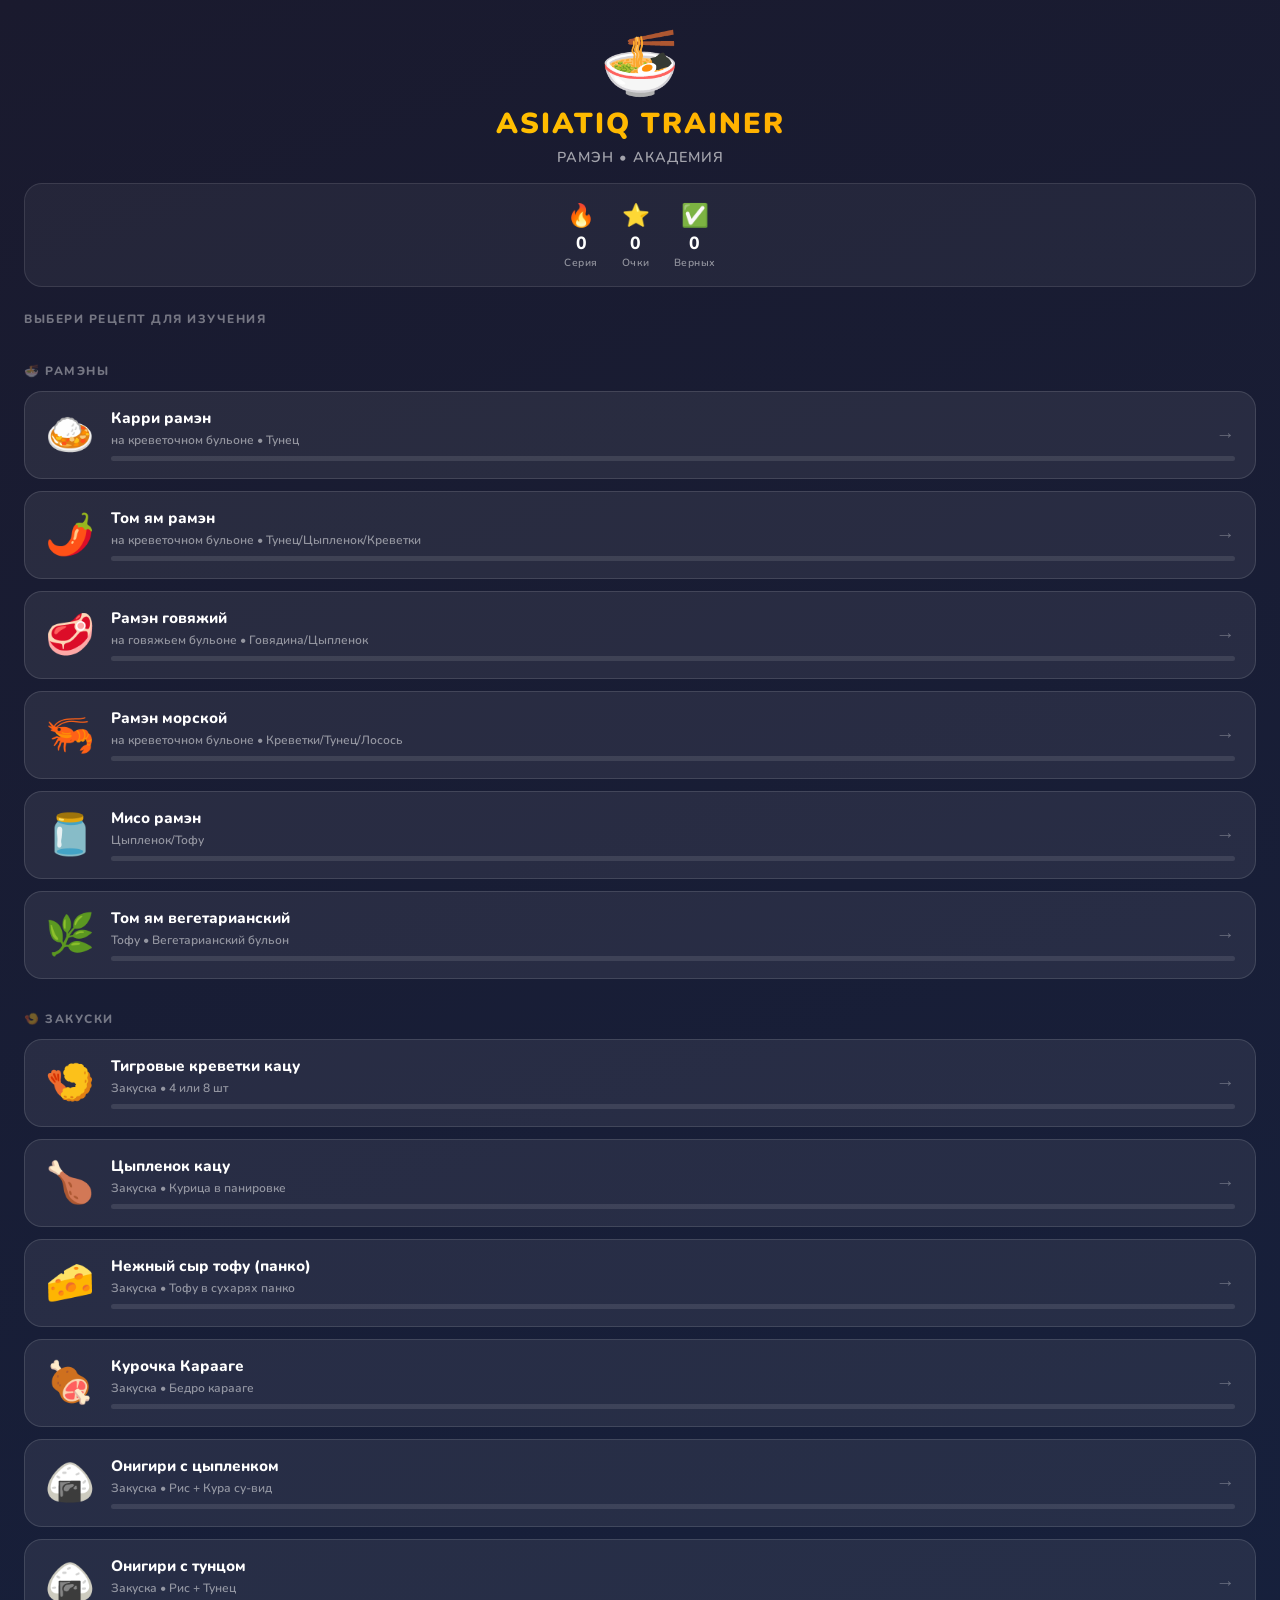
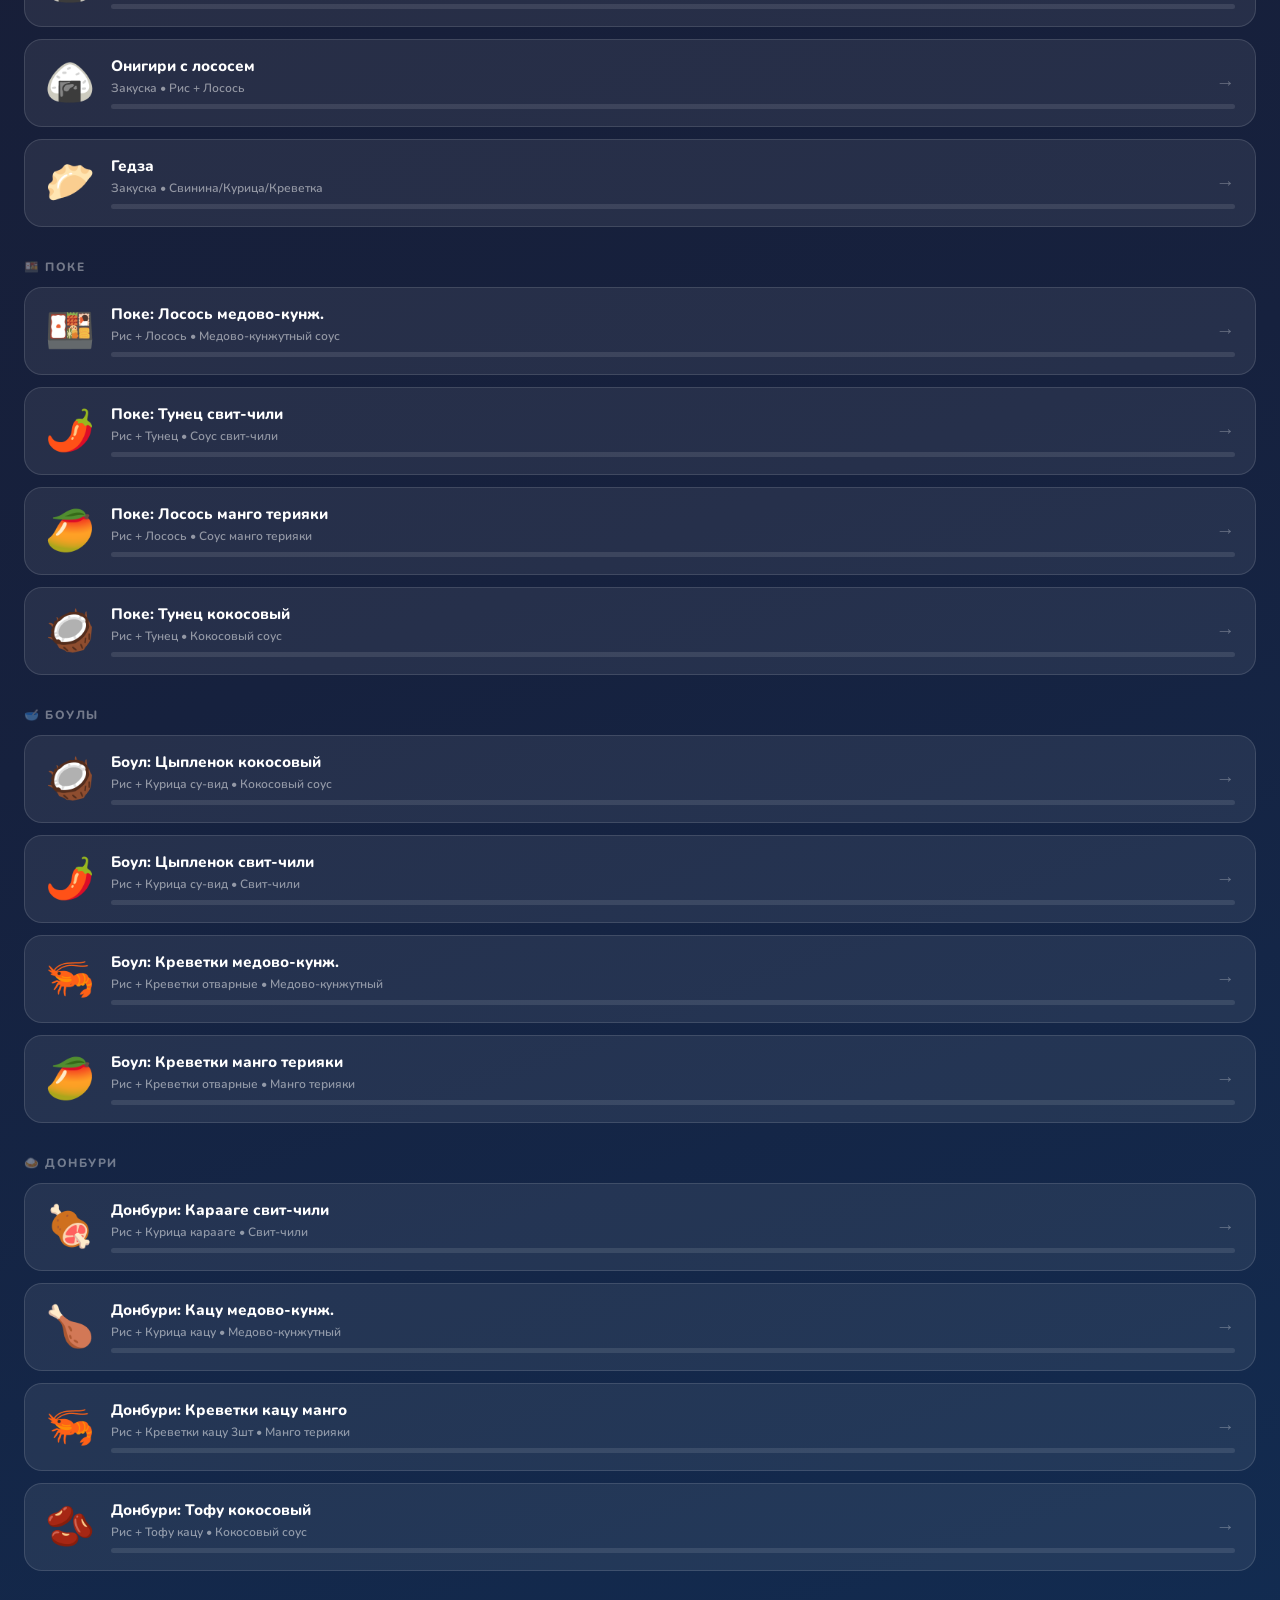
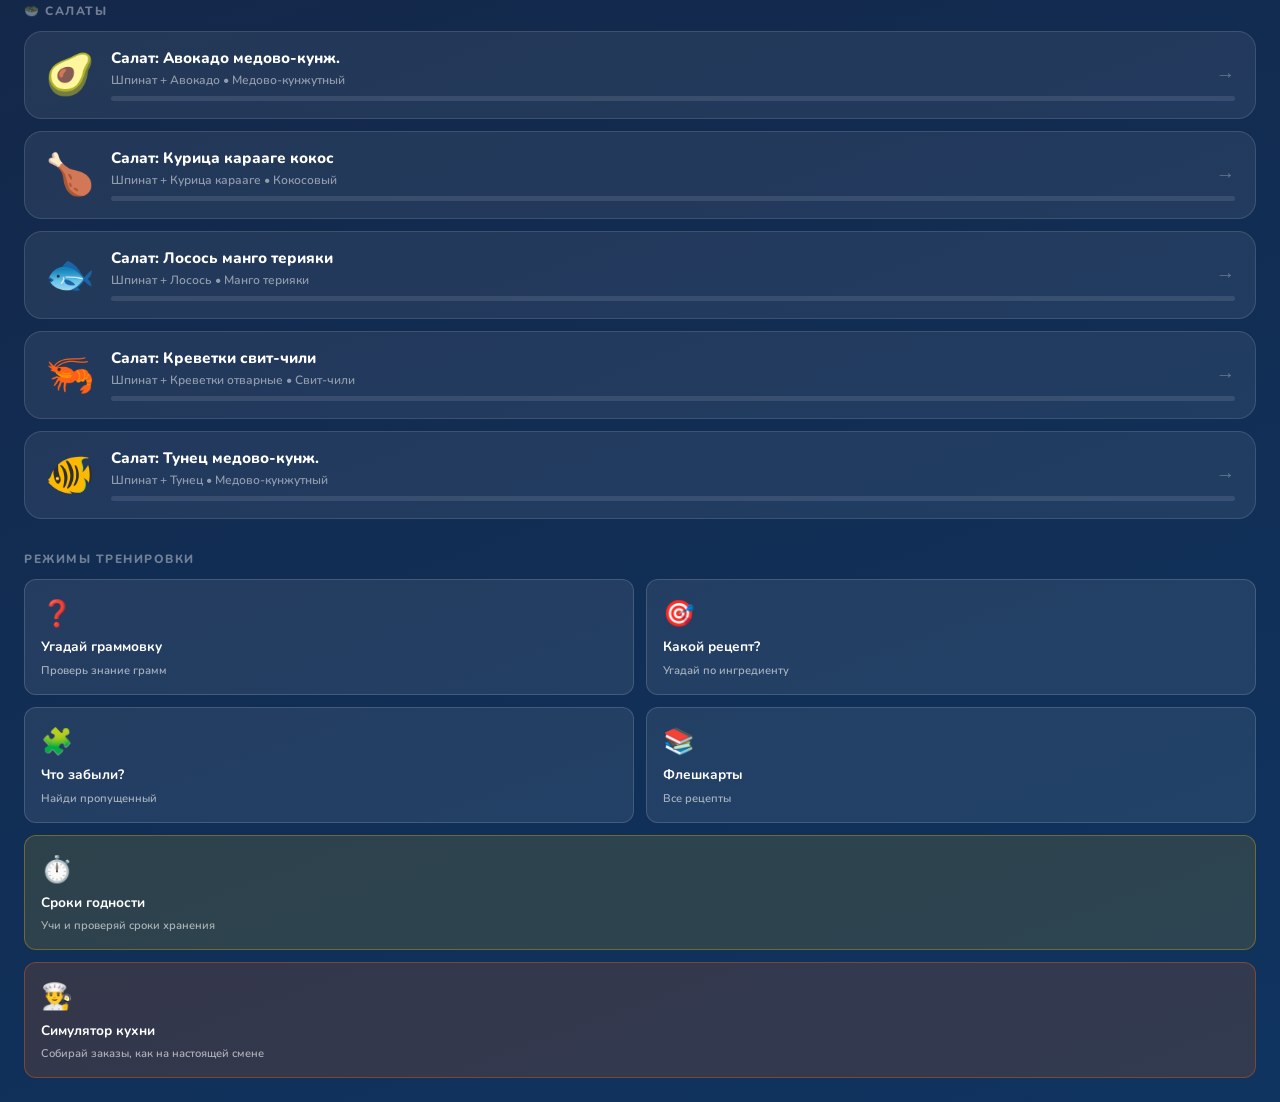
<file: index.html>
<!DOCTYPE html>
<html lang="ru">
<head>
<meta charset="UTF-8">
<meta name="viewport" content="width=device-width, initial-scale=1.0">
<title>🍜 ASIATIQ — Рамэн Тренер</title>
<link href="https://fonts.googleapis.com/css2?family=Nunito:wght@400;600;700;800;900&family=Nunito+Sans:wght@400;600;700&display=swap" rel="stylesheet">
<style>
  :root {
    --green: #58CC02;
    --green-dark: #45a001;
    --green-light: #d7f5b1;
    --blue: #1CB0F6;
    --blue-dark: #0a9ad6;
    --red: #FF4B4B;
    --red-light: #FFE0E0;
    --yellow: #FFD900;
    --yellow-dark: #e5c300;
    --orange: #FF9600;
    --purple: #CE82FF;
    --gray: #AFAFAF;
    --gray-light: #F7F7F7;
    --dark: #1f1f1f;
    --text: #3C3C3C;
    --text-muted: #777;
    --border: #E5E5E5;
    --white: #FFFFFF;
    --card-shadow: 0 4px 0 rgba(0,0,0,0.12);
    --radius: 12px;
    --radius-lg: 18px;
  }

  * { box-sizing: border-box; margin: 0; padding: 0; }

  body {
    font-family: 'Nunito', sans-serif;
    background: #f0f8e8;
    color: var(--text);
    min-height: 100vh;
    overflow-x: hidden;
  }

  /* SCREENS */
  .screen { display: none; min-height: 100vh; }
  .screen.active { display: flex; flex-direction: column; }

  /* ======= HOME SCREEN ======= */
  #home {
    background: linear-gradient(160deg, #1a1a2e 0%, #16213e 50%, #0f3460 100%);
    color: white;
    padding: 0;
  }

  .home-header {
    padding: 2rem 1.5rem 1rem;
    text-align: center;
    position: relative;
  }

  .logo-bowl { font-size: 4rem; line-height: 1; margin-bottom: 0.5rem; animation: steam 2s ease-in-out infinite; }
  @keyframes steam {
    0%, 100% { transform: translateY(0); }
    50% { transform: translateY(-6px); }
  }

  .logo-title {
    font-size: 1.8rem;
    font-weight: 900;
    letter-spacing: 2px;
    background: linear-gradient(90deg, #FFD900, #FF9600);
    -webkit-background-clip: text;
    -webkit-text-fill-color: transparent;
    margin-bottom: 0.25rem;
  }

  .logo-sub { font-size: 0.9rem; color: rgba(255,255,255,0.6); letter-spacing: 1px; font-weight: 600; }

  .stats-bar {
    display: flex;
    justify-content: center;
    gap: 1.5rem;
    padding: 1rem 1.5rem;
    background: rgba(255,255,255,0.05);
    margin: 0 1.5rem;
    border-radius: var(--radius-lg);
    border: 1px solid rgba(255,255,255,0.1);
  }

  .stat-item { text-align: center; }
  .stat-icon { font-size: 1.4rem; }
  .stat-value { font-size: 1.1rem; font-weight: 800; color: white; }
  .stat-label { font-size: 0.65rem; color: rgba(255,255,255,0.5); font-weight: 600; letter-spacing: 0.5px; }

  .section-label {
    font-size: 0.75rem;
    font-weight: 800;
    letter-spacing: 1.5px;
    color: rgba(255,255,255,0.4);
    padding: 1.5rem 1.5rem 0.75rem;
    text-transform: uppercase;
  }

  .recipe-list { padding: 0 1.5rem 2rem; display: flex; flex-direction: column; gap: 0.75rem; flex: 1; overflow-y: auto; }

  .recipe-card {
    background: rgba(255,255,255,0.07);
    border: 1px solid rgba(255,255,255,0.12);
    border-radius: var(--radius-lg);
    padding: 1rem 1.25rem;
    cursor: pointer;
    transition: all 0.15s ease;
    display: flex;
    align-items: center;
    gap: 1rem;
    position: relative;
    overflow: hidden;
  }

  .recipe-card::after {
    content: '→';
    position: absolute;
    right: 1.25rem;
    font-size: 1.2rem;
    color: rgba(255,255,255,0.3);
    transition: transform 0.15s;
  }

  .recipe-card:hover { background: rgba(255,255,255,0.12); transform: translateY(-1px); }
  .recipe-card:hover::after { transform: translateX(3px); }
  .recipe-card:active { transform: scale(0.98); }

  .recipe-emoji { font-size: 2.5rem; flex-shrink: 0; }

  .recipe-info { flex: 1; }
  .recipe-name { font-size: 0.95rem; font-weight: 800; color: white; line-height: 1.2; }
  .recipe-desc { font-size: 0.75rem; color: rgba(255,255,255,0.5); margin-top: 0.25rem; font-weight: 600; }
  .recipe-progress { margin-top: 0.5rem; height: 5px; background: rgba(255,255,255,0.1); border-radius: 99px; overflow: hidden; }
  .recipe-progress-fill { height: 100%; background: var(--green); border-radius: 99px; transition: width 0.5s ease; }

  .btn-modes {
    padding: 0 1.5rem 1.5rem;
    display: grid;
    grid-template-columns: 1fr 1fr;
    gap: 0.75rem;
  }

  .mode-btn {
    background: rgba(255,255,255,0.08);
    border: 1px solid rgba(255,255,255,0.15);
    border-radius: var(--radius);
    padding: 1rem;
    color: white;
    font-family: 'Nunito', sans-serif;
    font-weight: 700;
    font-size: 0.85rem;
    cursor: pointer;
    text-align: left;
    transition: all 0.15s;
    display: flex;
    flex-direction: column;
    gap: 0.4rem;
  }

  .mode-btn:hover { background: rgba(255,255,255,0.14); }
  .mode-btn .mode-icon { font-size: 1.6rem; }
  .mode-btn .mode-label { color: rgba(255,255,255,0.6); font-size: 0.7rem; font-weight: 600; }

  /* ======= LESSON SCREEN ======= */
  #lesson { background: white; }

  .lesson-top {
    display: flex;
    align-items: center;
    gap: 1rem;
    padding: 1.2rem 1.5rem;
    border-bottom: 2px solid var(--border);
    position: sticky;
    top: 0;
    background: white;
    z-index: 10;
  }

  .btn-close {
    background: none;
    border: none;
    font-size: 1.4rem;
    cursor: pointer;
    color: var(--gray);
    padding: 0.25rem;
    border-radius: 8px;
    transition: background 0.1s;
    line-height: 1;
  }
  .btn-close:hover { background: var(--gray-light); }

  .progress-track {
    flex: 1;
    height: 16px;
    background: var(--border);
    border-radius: 99px;
    overflow: hidden;
  }

  .progress-fill {
    height: 100%;
    background: var(--green);
    border-radius: 99px;
    transition: width 0.4s ease;
  }

  .hearts { display: flex; gap: 4px; font-size: 1.1rem; flex-shrink: 0; }
  .heart { transition: transform 0.2s; }
  .heart.lost { filter: grayscale(1); opacity: 0.3; transform: scale(0.9); }

  /* TIMER */
  .timer-wrap {
    position: relative;
    width: 44px;
    height: 44px;
    flex-shrink: 0;
  }
  .timer-svg { transform: rotate(-90deg); }
  .timer-bg { fill: none; stroke: var(--border); stroke-width: 4; }
  .timer-arc {
    fill: none;
    stroke: var(--green);
    stroke-width: 4;
    stroke-linecap: round;
    transition: stroke-dashoffset 0.9s linear, stroke 0.3s;
  }
  .timer-arc.warn  { stroke: var(--orange); }
  .timer-arc.danger { stroke: var(--red); }
  .timer-num {
    position: absolute;
    inset: 0;
    display: flex;
    align-items: center;
    justify-content: center;
    font-size: 0.8rem;
    font-weight: 900;
    color: var(--text);
    transition: color 0.3s;
  }
  .timer-num.warn   { color: var(--orange); }
  .timer-num.danger { color: var(--red); }

  @keyframes timerPulse {
    0%,100% { transform: scale(1); }
    50%      { transform: scale(1.12); }
  }
  .timer-wrap.pulse { animation: timerPulse 0.5s ease; }

  .lesson-body {
    flex: 1;
    padding: 1.5rem;
    display: flex;
    flex-direction: column;
    gap: 1.25rem;
    overflow-y: auto;
  }

  .question-type {
    font-size: 0.75rem;
    font-weight: 800;
    letter-spacing: 1px;
    color: var(--text-muted);
    text-transform: uppercase;
  }

  .question-text {
    font-size: 1.25rem;
    font-weight: 800;
    line-height: 1.4;
    color: var(--text);
  }

  .question-emoji { font-size: 3rem; text-align: center; margin: 0.5rem 0; }

  .options-grid {
    display: flex;
    flex-direction: column;
    gap: 0.75rem;
    margin-top: 0.5rem;
  }

  .option-btn {
    background: white;
    border: 2px solid var(--border);
    border-radius: var(--radius);
    padding: 1rem 1.25rem;
    font-family: 'Nunito', sans-serif;
    font-size: 0.95rem;
    font-weight: 700;
    color: var(--text);
    cursor: pointer;
    text-align: left;
    transition: all 0.12s;
    display: flex;
    align-items: center;
    gap: 0.75rem;
    box-shadow: 0 3px 0 var(--border);
  }

  .option-btn:hover:not(:disabled) { border-color: var(--blue); background: #EAF6FF; box-shadow: 0 3px 0 var(--blue); }
  .option-btn.selected { border-color: var(--blue); background: #EAF6FF; box-shadow: 0 3px 0 var(--blue); }
  .option-btn.correct { border-color: var(--green); background: var(--green-light); box-shadow: 0 3px 0 var(--green-dark); color: #3a7d01; }
  .option-btn.wrong { border-color: var(--red); background: var(--red-light); box-shadow: 0 3px 0 #cc3333; color: #cc3333; }
  .option-btn:disabled { cursor: default; }

  .option-letter {
    width: 28px; height: 28px;
    border-radius: 8px;
    border: 2px solid currentColor;
    display: flex; align-items: center; justify-content: center;
    font-size: 0.8rem;
    font-weight: 800;
    flex-shrink: 0;
    opacity: 0.5;
  }

  .flashcard-container {
    perspective: 1000px;
    flex: 1;
    min-height: 280px;
    cursor: pointer;
  }

  .flashcard-inner {
    position: relative;
    width: 100%;
    height: 100%;
    transform-style: preserve-3d;
    transition: transform 0.5s ease;
  }

  .flashcard-container.flipped .flashcard-inner { transform: rotateY(180deg); }

  .flashcard-front, .flashcard-back {
    position: absolute;
    inset: 0;
    border-radius: var(--radius-lg);
    -webkit-backface-visibility: hidden;
    backface-visibility: hidden;
    display: flex;
    flex-direction: column;
    align-items: center;
    justify-content: center;
    padding: 2rem;
    text-align: center;
    gap: 1rem;
  }

  .flashcard-front {
    background: linear-gradient(135deg, #1a1a2e, #0f3460);
    color: white;
    border: 2px solid rgba(255,255,255,0.1);
  }

  .flashcard-back {
    background: white;
    border: 2px solid var(--green);
    transform: rotateY(180deg);
  }

  .flashcard-front .fc-emoji { font-size: 4rem; }
  .flashcard-front .fc-name { font-size: 1.3rem; font-weight: 900; color: #FFD900; }
  .flashcard-front .fc-hint { font-size: 0.8rem; color: rgba(255,255,255,0.4); margin-top: 1rem; }

  .flashcard-back .fc-title { font-size: 1rem; font-weight: 800; color: var(--green-dark); }

  .ingredients-list { text-align: left; width: 100%; font-size: 0.8rem; }
  .ing-row { display: flex; justify-content: space-between; padding: 4px 0; border-bottom: 1px solid var(--border); }
  .ing-row:last-child { border: none; }
  .ing-name { color: var(--text); font-weight: 600; }
  .ing-amount { color: var(--text-muted); font-weight: 700; font-size: 0.75rem; }

  .fill-blank-input {
    border: 2px solid var(--border);
    border-radius: var(--radius);
    padding: 0.75rem 1rem;
    font-family: 'Nunito', sans-serif;
    font-size: 1rem;
    font-weight: 700;
    width: 100%;
    transition: border-color 0.15s;
    box-shadow: 0 3px 0 var(--border);
  }
  .fill-blank-input:focus { outline: none; border-color: var(--blue); box-shadow: 0 3px 0 var(--blue); }
  .fill-blank-input.correct { border-color: var(--green); box-shadow: 0 3px 0 var(--green-dark); color: var(--green-dark); }
  .fill-blank-input.wrong { border-color: var(--red); box-shadow: 0 3px 0 #cc3333; color: var(--red); }

  /* ======= FEEDBACK BAR ======= */
  .feedback-bar {
    padding: 1.25rem 1.5rem;
    display: none;
    flex-direction: column;
    gap: 0.5rem;
    border-top: 3px solid var(--border);
    animation: slideUp 0.2s ease;
  }
  @keyframes slideUp { from { transform: translateY(20px); opacity: 0; } to { transform: none; opacity: 1; } }

  .feedback-bar.correct { background: var(--green-light); border-color: var(--green); }
  .feedback-bar.wrong { background: var(--red-light); border-color: var(--red); }

  .feedback-title { font-size: 1.1rem; font-weight: 900; }
  .feedback-bar.correct .feedback-title { color: var(--green-dark); }
  .feedback-bar.wrong .feedback-title { color: var(--red); }
  .feedback-detail { font-size: 0.85rem; font-weight: 600; color: var(--text-muted); }
  .feedback-bar.wrong .feedback-detail { color: #cc3333; }

  .btn-continue {
    padding: 0.85rem 1.5rem;
    border: none;
    border-radius: var(--radius);
    font-family: 'Nunito', sans-serif;
    font-size: 1rem;
    font-weight: 800;
    cursor: pointer;
    transition: all 0.12s;
    letter-spacing: 0.5px;
  }
  .btn-continue.correct { background: var(--green); color: white; box-shadow: 0 4px 0 var(--green-dark); }
  .btn-continue.correct:hover { transform: translateY(-1px); }
  .btn-continue.correct:active { transform: translateY(2px); box-shadow: 0 2px 0 var(--green-dark); }
  .btn-continue.wrong { background: var(--red); color: white; box-shadow: 0 4px 0 #cc3333; }
  .btn-continue.wrong:hover { transform: translateY(-1px); }

  .lesson-bottom {
    padding: 1.25rem 1.5rem;
    border-top: 2px solid var(--border);
  }

  .btn-check {
    width: 100%;
    padding: 0.9rem;
    border: none;
    border-radius: var(--radius);
    font-family: 'Nunito', sans-serif;
    font-size: 1rem;
    font-weight: 800;
    cursor: pointer;
    background: var(--green);
    color: white;
    box-shadow: 0 4px 0 var(--green-dark);
    letter-spacing: 0.5px;
    transition: all 0.12s;
  }
  .btn-check:hover { transform: translateY(-1px); }
  .btn-check:active { transform: translateY(2px); box-shadow: 0 2px 0 var(--green-dark); }
  .btn-check:disabled { background: var(--gray-light); color: var(--gray); box-shadow: 0 4px 0 #d0d0d0; cursor: default; transform: none; }

  /* ======= RESULTS SCREEN ======= */
  #results {
    background: linear-gradient(160deg, #1a1a2e 0%, #0f3460 100%);
    color: white;
    align-items: center;
    justify-content: center;
    padding: 2rem;
    text-align: center;
    gap: 1.5rem;
  }

  .result-trophy { font-size: 5rem; animation: bounce 0.6s ease 0.3s both; }
  @keyframes bounce {
    0% { transform: scale(0); opacity: 0; }
    70% { transform: scale(1.2); }
    100% { transform: scale(1); opacity: 1; }
  }

  .result-title { font-size: 2rem; font-weight: 900; color: #FFD900; }
  .result-sub { font-size: 1rem; color: rgba(255,255,255,0.6); font-weight: 600; }

  .result-stats {
    display: grid;
    grid-template-columns: 1fr 1fr 1fr;
    gap: 1rem;
    width: 100%;
    max-width: 400px;
  }

  .result-stat {
    background: rgba(255,255,255,0.08);
    border-radius: var(--radius);
    border: 1px solid rgba(255,255,255,0.12);
    padding: 1rem 0.5rem;
  }

  .result-stat-icon { font-size: 1.6rem; }
  .result-stat-value { font-size: 1.4rem; font-weight: 900; color: white; }
  .result-stat-label { font-size: 0.65rem; color: rgba(255,255,255,0.5); font-weight: 700; letter-spacing: 0.5px; }

  .btn-home, .btn-again {
    padding: 0.9rem 2rem;
    border-radius: var(--radius);
    font-family: 'Nunito', sans-serif;
    font-size: 1rem;
    font-weight: 800;
    cursor: pointer;
    width: 100%;
    max-width: 300px;
    letter-spacing: 0.5px;
    transition: all 0.12s;
    border: none;
  }
  .btn-again { background: var(--green); color: white; box-shadow: 0 4px 0 var(--green-dark); }
  .btn-again:hover { transform: translateY(-1px); }
  .btn-home { background: rgba(255,255,255,0.1); color: white; border: 2px solid rgba(255,255,255,0.2); margin-top: 0.5rem; }
  .btn-home:hover { background: rgba(255,255,255,0.16); }

  /* ======= RECIPE SCREEN ======= */
  #recipe-detail {
    background: white;
  }

  .recipe-header {
    background: linear-gradient(135deg, #1a1a2e, #0f3460);
    color: white;
    padding: 1.5rem;
    display: flex;
    align-items: center;
    gap: 1rem;
  }

  .recipe-header .back-btn {
    background: rgba(255,255,255,0.1);
    border: 1px solid rgba(255,255,255,0.2);
    border-radius: 10px;
    color: white;
    font-size: 1.2rem;
    padding: 0.4rem 0.7rem;
    cursor: pointer;
    flex-shrink: 0;
    font-family: 'Nunito', sans-serif;
    font-weight: 700;
  }

  .recipe-header .rh-text { flex: 1; }
  .recipe-header .rh-emoji { font-size: 2.5rem; flex-shrink: 0; }
  .recipe-header .rh-name { font-size: 1rem; font-weight: 900; color: #FFD900; line-height: 1.2; }
  .recipe-header .rh-sub { font-size: 0.75rem; color: rgba(255,255,255,0.5); font-weight: 600; }

  .recipe-content { flex: 1; overflow-y: auto; padding: 1.5rem; display: flex; flex-direction: column; gap: 1.25rem; }

  .section-title {
    font-size: 0.7rem;
    font-weight: 800;
    letter-spacing: 1.5px;
    color: var(--text-muted);
    text-transform: uppercase;
    margin-bottom: 0.5rem;
  }

  .ing-table { width: 100%; border-collapse: collapse; font-size: 0.85rem; }
  .ing-table th { background: var(--gray-light); padding: 6px 10px; text-align: left; font-size: 0.7rem; font-weight: 800; letter-spacing: 0.5px; color: var(--text-muted); }
  .ing-table th:not(:first-child) { text-align: right; }
  .ing-table td { padding: 7px 10px; border-bottom: 1px solid var(--border); font-weight: 600; }
  .ing-table td:not(:first-child) { text-align: right; color: var(--text-muted); font-weight: 700; font-size: 0.8rem; }
  .ing-table tr:last-child td { border: none; }

  .tech-block {
    background: var(--gray-light);
    border-radius: var(--radius);
    padding: 1rem;
    font-size: 0.85rem;
    line-height: 1.6;
    font-weight: 600;
    color: var(--text);
  }

  .step-list { display: flex; flex-direction: column; gap: 0.75rem; }
  .step-item { display: flex; gap: 0.75rem; align-items: flex-start; }
  .step-num { width: 28px; height: 28px; border-radius: 50%; background: linear-gradient(135deg, #1a1a2e, #0f3460); color: #FFD900; font-size: 0.75rem; font-weight: 900; display: flex; align-items: center; justify-content: center; flex-shrink: 0; margin-top: 1px; }
  .step-text { font-size: 0.85rem; font-weight: 600; line-height: 1.5; color: var(--text); flex: 1; }

  .recipe-actions { padding: 1.25rem; border-top: 2px solid var(--border); display: flex; flex-direction: column; gap: 0.75rem; }

  .btn-study {
    width: 100%;
    padding: 0.9rem;
    border: none;
    border-radius: var(--radius);
    font-family: 'Nunito', sans-serif;
    font-size: 1rem;
    font-weight: 800;
    cursor: pointer;
    transition: all 0.12s;
    letter-spacing: 0.5px;
  }

  .btn-study.primary { background: var(--green); color: white; box-shadow: 0 4px 0 var(--green-dark); }
  .btn-study.primary:hover { transform: translateY(-1px); }
  .btn-study.secondary { background: var(--gray-light); color: var(--text); border: 2px solid var(--border); }
  .btn-study.secondary:hover { background: var(--border); }

  /* ======= XP POPUP ======= */
  .xp-popup {
    position: fixed;
    top: 80px;
    left: 50%;
    transform: translateX(-50%) translateY(-20px);
    background: #FFD900;
    color: #7a5800;
    font-weight: 900;
    font-size: 1rem;
    padding: 0.5rem 1rem;
    border-radius: 99px;
    opacity: 0;
    transition: all 0.4s ease;
    pointer-events: none;
    z-index: 100;
    font-family: 'Nunito', sans-serif;
  }
  .xp-popup.show { opacity: 1; transform: translateX(-50%) translateY(0); }

  /* ======= SHAKE ANIMATION ======= */
  @keyframes shake {
    0%, 100% { transform: none; }
    20% { transform: translateX(-8px); }
    40% { transform: translateX(8px); }
    60% { transform: translateX(-5px); }
    80% { transform: translateX(5px); }
  }
  .shake { animation: shake 0.4s ease; }
  /* ======= SHELF LIFE SCREEN ======= */
  #shelf-life {
    background: linear-gradient(160deg, #1a1a2e 0%, #0f3460 100%);
    color: white;
  }
  .sl-header {
    display: flex;
    align-items: center;
    gap: 1rem;
    padding: 1.25rem 1.5rem;
    border-bottom: 1px solid rgba(255,255,255,0.1);
    background: rgba(0,0,0,0.2);
  }
  .sl-header h2 { font-size: 1.1rem; font-weight: 900; color: #FFD900; flex: 1; }
  .sl-tabs {
    display: flex;
    gap: 0.5rem;
    padding: 1rem 1.5rem 0;
    overflow-x: auto;
    scrollbar-width: none;
  }
  .sl-tabs::-webkit-scrollbar { display: none; }
  .sl-tab {
    background: rgba(255,255,255,0.08);
    border: 1px solid rgba(255,255,255,0.15);
    border-radius: 99px;
    color: rgba(255,255,255,0.6);
    font-family: 'Nunito', sans-serif;
    font-size: 0.72rem;
    font-weight: 700;
    padding: 0.4rem 0.9rem;
    cursor: pointer;
    white-space: nowrap;
    transition: all 0.15s;
  }
  .sl-tab.active {
    background: #FFD900;
    color: #1a1a2e;
    border-color: #FFD900;
  }
  .sl-content { flex: 1; overflow-y: auto; padding: 1rem 1.5rem 1.5rem; }
  .sl-item {
    background: rgba(255,255,255,0.06);
    border: 1px solid rgba(255,255,255,0.1);
    border-radius: var(--radius);
    padding: 0.75rem 1rem;
    margin-bottom: 0.5rem;
    display: flex;
    align-items: flex-start;
    gap: 0.75rem;
  }
  .sl-name { flex: 1; font-size: 0.82rem; font-weight: 700; color: white; line-height: 1.3; }
  .sl-badges { display: flex; flex-direction: column; gap: 3px; align-items: flex-end; flex-shrink: 0; }
  .sl-badge {
    font-size: 0.65rem;
    font-weight: 800;
    padding: 2px 7px;
    border-radius: 99px;
    white-space: nowrap;
  }
  .sl-badge.hot  { background: rgba(255,150,0,0.25); color: #FFB840; border: 1px solid rgba(255,150,0,0.3); }
  .sl-badge.cold { background: rgba(28,176,246,0.2);  color: #70d2ff; border: 1px solid rgba(28,176,246,0.3); }
  .sl-badge.room { background: rgba(88,204,2,0.2);    color: #7ddd30; border: 1px solid rgba(88,204,2,0.3); }
  .sl-note { font-size: 0.65rem; color: rgba(255,255,255,0.4); font-weight: 600; margin-top: 2px; text-align: right; }

  .sl-actions { padding: 1rem 1.5rem; border-top: 1px solid rgba(255,255,255,0.1); display: flex; gap: 0.75rem; }
  .sl-btn {
    flex: 1;
    padding: 0.8rem;
    border: none;
    border-radius: var(--radius);
    font-family: 'Nunito', sans-serif;
    font-size: 0.85rem;
    font-weight: 800;
    cursor: pointer;
    transition: all 0.12s;
    letter-spacing: 0.5px;
  }
  .sl-btn.primary { background: var(--green); color: white; box-shadow: 0 4px 0 var(--green-dark); }
  .sl-btn.primary:hover { transform: translateY(-1px); }
  .sl-btn.secondary { background: rgba(255,255,255,0.1); color: white; border: 1px solid rgba(255,255,255,0.2); }
  /* ======= KITCHEN SIMULATOR ======= */
  #kitchen-sim {
    background: #1a1208;
    color: white;
    display: none;
    flex-direction: column;
    min-height: 100vh;
  }
  #kitchen-sim.active { display: flex; }

  .kitchen-header {
    background: rgba(0,0,0,0.4);
    border-bottom: 2px solid rgba(255,200,0,0.2);
    padding: 1rem 1.5rem;
    display: flex;
    align-items: center;
    gap: 0.75rem;
    flex-shrink: 0;
  }
  .kitchen-title { flex: 1; }
  .kitchen-title h2 { font-size: 1rem; font-weight: 900; color: #FFD900; }
  .kitchen-title p  { font-size: 0.7rem; color: rgba(255,255,255,0.45); font-weight: 600; margin-top: 1px; }
  .kitchen-phase {
    font-size: 0.65rem; font-weight: 800; padding: 3px 9px;
    border-radius: 99px; letter-spacing: 0.5px; flex-shrink: 0;
  }
  .kitchen-phase.ticket  { background: rgba(255,200,0,0.2); color: #FFD900; border: 1px solid rgba(255,200,0,0.4); }
  .kitchen-phase.cooking { background: rgba(255,100,0,0.25); color: #FF9640; border: 1px solid rgba(255,100,0,0.4); }
  .kitchen-phase.check   { background: rgba(88,204,2,0.2);   color: #7ddd30; border: 1px solid rgba(88,204,2,0.4); }

  /* TICKET */
  .ticket-wrap {
    flex: 1;
    overflow-y: auto;
    padding: 1.5rem;
    display: flex;
    flex-direction: column;
    gap: 1rem;
  }
  .ticket-paper {
    background: #fffef0;
    color: #1a1a1a;
    border-radius: 4px 4px 0 0;
    padding: 0;
    position: relative;
    box-shadow: 0 4px 20px rgba(0,0,0,0.5);
  }
  .ticket-paper::after {
    content: '';
    display: block;
    height: 12px;
    background: repeating-linear-gradient(90deg, #fffef0 0 10px, transparent 10px 14px);
    border-top: 1px dashed #ccc;
  }
  .ticket-head {
    background: #1a1a1a;
    color: #FFD900;
    padding: 0.75rem 1rem;
    border-radius: 4px 4px 0 0;
    display: flex;
    justify-content: space-between;
    align-items: center;
  }
  .ticket-head span { font-size: 0.75rem; font-weight: 900; letter-spacing: 1px; }
  .ticket-num { background: #FFD900; color: #1a1a1a; font-size: 0.7rem; font-weight: 900; padding: 2px 8px; border-radius: 99px; }
  .ticket-body { padding: 1rem; }
  .ticket-dish {
    display: flex;
    align-items: center;
    gap: 0.65rem;
    padding: 0.6rem 0;
    border-bottom: 1px dashed #e0ddc0;
  }
  .ticket-dish:last-child { border: none; }
  .ticket-dish-emoji { font-size: 1.8rem; }
  .ticket-dish-info { flex: 1; }
  .ticket-dish-name { font-size: 0.9rem; font-weight: 800; color: #1a1a1a; }
  .ticket-dish-sub  { font-size: 0.7rem; color: #777; font-weight: 600; }
  .ticket-dish-num  { width: 28px; height: 28px; border-radius: 50%; background: #FFD900; color: #1a1a1a; font-size: 0.75rem; font-weight: 900; display: flex; align-items: center; justify-content: center; flex-shrink: 0; }

  .ticket-info { font-size: 0.75rem; font-weight: 700; color: rgba(255,255,255,0.5); text-align: center; padding: 0.25rem 0; }

  .kitchen-start-btn {
    background: #FFD900;
    color: #1a1a1a;
    border: none;
    border-radius: var(--radius);
    font-family: 'Nunito', sans-serif;
    font-size: 1rem;
    font-weight: 900;
    padding: 1rem;
    cursor: pointer;
    box-shadow: 0 4px 0 #b8970e;
    transition: all 0.12s;
    letter-spacing: 0.5px;
  }
  .kitchen-start-btn:hover { transform: translateY(-1px); }
  .kitchen-start-btn:active { transform: translateY(2px); box-shadow: 0 2px 0 #b8970e; }

  /* COOKING PHASE */
  .cooking-wrap { flex: 1; overflow-y: auto; padding: 0; display: flex; flex-direction: column; }
  .cooking-progress-bar {
    height: 6px;
    background: rgba(255,255,255,0.1);
    flex-shrink: 0;
  }
  .cooking-progress-fill {
    height: 100%;
    background: linear-gradient(90deg, #FF9600, #FFD900);
    transition: width 0.4s ease;
  }
  .dish-indicator {
    display: flex;
    gap: 0.5rem;
    padding: 0.75rem 1.5rem;
    background: rgba(0,0,0,0.3);
    overflow-x: auto;
    scrollbar-width: none;
    flex-shrink: 0;
  }
  .dish-indicator::-webkit-scrollbar { display: none; }
  .dish-chip {
    display: flex;
    align-items: center;
    gap: 0.3rem;
    background: rgba(255,255,255,0.06);
    border: 1px solid rgba(255,255,255,0.1);
    border-radius: 99px;
    padding: 0.3rem 0.75rem;
    font-size: 0.7rem;
    font-weight: 700;
    color: rgba(255,255,255,0.4);
    white-space: nowrap;
    transition: all 0.2s;
  }
  .dish-chip.active { background: rgba(255,200,0,0.2); border-color: #FFD900; color: #FFD900; }
  .dish-chip.done   { background: rgba(88,204,2,0.2);  border-color: #58CC02; color: #7ddd30; }

  .cooking-question { flex: 1; padding: 1.25rem 1.5rem; display: flex; flex-direction: column; gap: 1rem; }
  .cook-type  { font-size: 0.7rem; font-weight: 800; letter-spacing: 1px; color: rgba(255,200,0,0.7); text-transform: uppercase; }
  .cook-dish  { font-size: 0.75rem; font-weight: 700; color: rgba(255,255,255,0.4); }
  .cook-q     { font-size: 1.1rem; font-weight: 800; color: white; line-height: 1.4; }
  .cook-options { display: flex; flex-direction: column; gap: 0.6rem; margin-top: 0.25rem; }
  .cook-opt {
    background: rgba(255,255,255,0.06);
    border: 2px solid rgba(255,255,255,0.12);
    border-radius: var(--radius);
    padding: 0.85rem 1.1rem;
    color: white;
    font-family: 'Nunito', sans-serif;
    font-size: 0.9rem;
    font-weight: 700;
    cursor: pointer;
    text-align: left;
    transition: all 0.12s;
    display: flex;
    align-items: center;
    gap: 0.6rem;
  }
  .cook-opt:hover:not(:disabled) { background: rgba(255,255,255,0.12); border-color: rgba(255,200,0,0.5); }
  .cook-opt.selected { border-color: #FFD900; background: rgba(255,200,0,0.12); }
  .cook-opt.correct  { border-color: #58CC02; background: rgba(88,204,2,0.15); color: #7ddd30; }
  .cook-opt.wrong    { border-color: var(--red); background: rgba(255,75,75,0.12); color: #ff7070; }
  .cook-opt:disabled { cursor: default; }
  .cook-letter {
    width: 24px; height: 24px; border-radius: 6px;
    border: 2px solid currentColor;
    display: flex; align-items: center; justify-content: center;
    font-size: 0.7rem; font-weight: 800; flex-shrink: 0; opacity: 0.5;
  }

  .cook-feedback {
    padding: 1rem 1.5rem;
    display: none;
    flex-direction: column;
    gap: 0.4rem;
    border-top: 2px solid rgba(255,255,255,0.08);
    animation: slideUp 0.2s ease;
    flex-shrink: 0;
  }
  .cook-feedback.correct { background: rgba(88,204,2,0.12); border-color: #58CC02; }
  .cook-feedback.wrong   { background: rgba(255,75,75,0.12); border-color: var(--red); }
  .cook-fb-title { font-size: 1rem; font-weight: 900; }
  .cook-feedback.correct .cook-fb-title { color: #7ddd30; }
  .cook-feedback.wrong   .cook-fb-title { color: #ff7070; }
  .cook-fb-detail { font-size: 0.78rem; font-weight: 600; color: rgba(255,255,255,0.5); }
  .cook-next-btn {
    padding: 0.75rem;
    border: none;
    border-radius: var(--radius);
    font-family: 'Nunito', sans-serif;
    font-size: 0.9rem;
    font-weight: 800;
    cursor: pointer;
    transition: all 0.12s;
    margin-top: 0.25rem;
  }
  .cook-next-btn.correct { background: #58CC02; color: white; box-shadow: 0 3px 0 #45a001; }
  .cook-next-btn.wrong   { background: var(--red); color: white; box-shadow: 0 3px 0 #cc3333; }

  .cook-check-btn {
    padding: 0.85rem;
    border: none;
    border-radius: var(--radius);
    font-family: 'Nunito', sans-serif;
    font-size: 0.95rem;
    font-weight: 800;
    cursor: pointer;
    background: #FFD900;
    color: #1a1a1a;
    box-shadow: 0 4px 0 #b8970e;
    transition: all 0.12s;
    flex-shrink: 0;
  }
  .cook-check-btn:disabled { background: rgba(255,255,255,0.1); color: rgba(255,255,255,0.3); box-shadow: none; cursor: default; }
  .cook-check-btn:hover:not(:disabled) { transform: translateY(-1px); }

  /* KITCHEN RESULTS */
  #kitchen-results {
    background: linear-gradient(160deg, #1a1208 0%, #0f2010 100%);
    color: white;
    display: none;
    flex-direction: column;
    min-height: 100vh;
    align-items: center;
    justify-content: center;
    padding: 2rem;
    text-align: center;
    gap: 1.25rem;
  }
  #kitchen-results.active { display: flex; }
  .kr-trophy { font-size: 4.5rem; animation: bounce 0.6s ease 0.2s both; }
  .kr-title   { font-size: 1.8rem; font-weight: 900; color: #FFD900; }
  .kr-sub     { font-size: 0.9rem; color: rgba(255,255,255,0.55); font-weight: 600; }
  .kr-stats { display: grid; grid-template-columns: repeat(3,1fr); gap: 0.75rem; width: 100%; max-width: 340px; }
  .kr-stat { background: rgba(255,255,255,0.06); border: 1px solid rgba(255,255,255,0.1); border-radius: var(--radius); padding: 0.85rem 0.5rem; }
  .kr-stat-icon  { font-size: 1.4rem; }
  .kr-stat-value { font-size: 1.4rem; font-weight: 900; color: white; }
  .kr-stat-label { font-size: 0.6rem; color: rgba(255,255,255,0.45); font-weight: 700; letter-spacing: 0.5px; }
  .kr-dishes { width: 100%; max-width: 340px; text-align: left; }
  .kr-dish-row { display: flex; align-items: center; gap: 0.75rem; padding: 0.6rem 0; border-bottom: 1px solid rgba(255,255,255,0.06); font-size: 0.82rem; font-weight: 700; }
  .kr-dish-row:last-child { border: none; }
  .kr-dish-score { margin-left: auto; font-size: 0.7rem; color: #FFD900; font-weight: 800; }
  .kr-btn { width: 100%; max-width: 300px; padding: 0.85rem; border-radius: var(--radius); font-family: 'Nunito',sans-serif; font-size: 0.95rem; font-weight: 800; cursor: pointer; transition: all 0.12s; border: none; letter-spacing: 0.5px; }
  .kr-btn.primary { background: #FFD900; color: #1a1a1a; box-shadow: 0 4px 0 #b8970e; }
  .kr-btn.primary:hover { transform: translateY(-1px); }
  .kr-btn.secondary { background: rgba(255,255,255,0.08); color: white; border: 1px solid rgba(255,255,255,0.2); margin-top: 0.5rem; }
</style>
</head>
<body>

<!-- XP Popup -->
<div class="xp-popup" id="xpPopup">+10 XP ⭐</div>

<!-- ===== HOME SCREEN ===== -->
<div class="screen active" id="home">
  <div class="home-header">
    <div class="logo-bowl">🍜</div>
    <div class="logo-title">ASIATIQ TRAINER</div>
    <div class="logo-sub">РАМЭН • АКАДЕМИЯ</div>
  </div>

  <div class="stats-bar">
    <div class="stat-item">
      <div class="stat-icon">🔥</div>
      <div class="stat-value" id="streakDisplay">0</div>
      <div class="stat-label">Серия</div>
    </div>
    <div class="stat-item">
      <div class="stat-icon">⭐</div>
      <div class="stat-value" id="xpDisplay">0</div>
      <div class="stat-label">Очки</div>
    </div>
    <div class="stat-item">
      <div class="stat-icon">✅</div>
      <div class="stat-value" id="correctDisplay">0</div>
      <div class="stat-label">Верных</div>
    </div>
  </div>

  <div class="section-label">Выбери рецепт для изучения</div>
  <div id="recipeList"></div>

  <div class="section-label" style="color: rgba(255,255,255,0.4);">Режимы тренировки</div>
  <div class="btn-modes">
    <button class="mode-btn" onclick="startRandomLesson('quiz')">
      <span class="mode-icon">❓</span>
      <span>Угадай граммовку</span>
      <span class="mode-label">Проверь знание грамм</span>
    </button>
    <button class="mode-btn" onclick="startRandomLesson('which')">
      <span class="mode-icon">🎯</span>
      <span>Какой рецепт?</span>
      <span class="mode-label">Угадай по ингредиенту</span>
    </button>
    <button class="mode-btn" onclick="startRandomLesson('missing')">
      <span class="mode-icon">🧩</span>
      <span>Что забыли?</span>
      <span class="mode-label">Найди пропущенный</span>
    </button>
    <button class="mode-btn" onclick="startFlashcards()">
      <span class="mode-icon">📚</span>
      <span>Флешкарты</span>
      <span class="mode-label">Все рецепты</span>
    </button>
    <button class="mode-btn" onclick="showShelfLife()" style="grid-column:1/-1; background:rgba(255,200,0,0.12); border-color:rgba(255,200,0,0.3);">
      <span class="mode-icon">⏱️</span>
      <span>Сроки годности</span>
      <span class="mode-label">Учи и проверяй сроки хранения</span>
    </button>
    <button class="mode-btn" onclick="startKitchenSim()" style="grid-column:1/-1; background:rgba(255,100,0,0.15); border-color:rgba(255,100,0,0.35);">
      <span class="mode-icon">👨‍🍳</span>
      <span>Симулятор кухни</span>
      <span class="mode-label">Собирай заказы, как на настоящей смене</span>
    </button>
  </div>
</div>

<!-- ===== RECIPE DETAIL SCREEN ===== -->
<div class="screen" id="recipe-detail">
  <div class="recipe-header">
    <button class="back-btn" onclick="showHome()">←</button>
    <div class="rh-emoji" id="rdEmoji">🍜</div>
    <div class="rh-text">
      <div class="rh-name" id="rdName">Рецепт</div>
      <div class="rh-sub" id="rdSub">Описание</div>
    </div>
  </div>
  <div class="recipe-content" id="rdContent"></div>
  <div class="recipe-actions">
    <button class="btn-study primary" onclick="startLessonForCurrent()">🎯 Тренировать этот рецепт</button>
    <button class="btn-study secondary" onclick="startFlashcardForCurrent()">📚 Флешкарты</button>
  </div>
</div>

<!-- ===== KITCHEN SIMULATOR ===== -->
<div class="screen" id="kitchen-sim">
  <div class="kitchen-header">
    <button class="back-btn" onclick="showHome()" style="background:rgba(255,255,255,0.08);border:1px solid rgba(255,255,255,0.15);border-radius:10px;color:white;font-size:1.1rem;padding:0.35rem 0.65rem;cursor:pointer;font-family:'Nunito',sans-serif;font-weight:700;flex-shrink:0;">←</button>
    <div class="kitchen-title">
      <h2 id="ksTitle">👨‍🍳 Смена началась!</h2>
      <p id="ksSubtitle">Новый заказ прилетел</p>
    </div>
    <span class="kitchen-phase ticket" id="ksPhase">ТИКЕТ</span>
  </div>

  <!-- TICKET PHASE -->
  <div id="ksTicketPhase" class="ticket-wrap">
    <div class="ticket-paper">
      <div class="ticket-head">
        <span>🎫 ЗАКАЗ</span>
        <span class="ticket-num" id="ksOrderNum">#001</span>
      </div>
      <div class="ticket-body" id="ksTicketBody"></div>
    </div>
    <div class="ticket-info" id="ksTicketInfo"></div>
    <button class="kitchen-start-btn" onclick="startCooking()">🔥 Начать готовить →</button>
  </div>

  <!-- COOKING PHASE -->
  <div id="ksCookingPhase" style="display:none; flex:1; flex-direction:column; overflow:hidden; display:none;">
    <div class="cooking-progress-bar"><div class="cooking-progress-fill" id="ksCookProgress" style="width:0%"></div></div>
    <div class="dish-indicator" id="ksDishIndicator"></div>
    <div class="cooking-question" id="ksCookQuestion"></div>
    <div class="cook-feedback" id="ksCookFeedback">
      <div class="cook-fb-title" id="ksFbTitle"></div>
      <div class="cook-fb-detail" id="ksFbDetail"></div>
      <button class="cook-next-btn" id="ksNextBtn" onclick="kitchenNext()">ДАЛЕЕ →</button>
    </div>
    <div style="padding:1rem 1.5rem; flex-shrink:0;" id="ksBtnWrap">
      <button class="cook-check-btn" id="ksCheckBtn" onclick="kitchenCheck()" disabled>ПРОВЕРИТЬ</button>
    </div>
  </div>
</div>

<!-- ===== KITCHEN RESULTS ===== -->
<div class="screen" id="kitchen-results">
  <div class="kr-trophy" id="krTrophy">🏆</div>
  <div class="kr-title" id="krTitle">Смена закрыта!</div>
  <div class="kr-sub" id="krSub"></div>
  <div class="kr-stats">
    <div class="kr-stat"><div class="kr-stat-icon">⭐</div><div class="kr-stat-value" id="krXP">0</div><div class="kr-stat-label">XP</div></div>
    <div class="kr-stat"><div class="kr-stat-icon">✅</div><div class="kr-stat-value" id="krCorrect">0</div><div class="kr-stat-label">Верно</div></div>
    <div class="kr-stat"><div class="kr-stat-icon">🍽️</div><div class="kr-stat-value" id="krDishes">0</div><div class="kr-stat-label">Блюд</div></div>
  </div>
  <div class="kr-dishes" id="krDishList"></div>
  <button class="kr-btn primary" onclick="startKitchenSim()">🔄 Новая смена</button>
  <button class="kr-btn secondary" onclick="showHome()">← На главную</button>
</div>

<!-- ===== SHELF LIFE SCREEN ===== -->
<div class="screen" id="shelf-life">
  <div class="sl-header">
    <button class="back-btn" onclick="showHome()" style="background:rgba(255,255,255,0.1);border:1px solid rgba(255,255,255,0.2);border-radius:10px;color:white;font-size:1.1rem;padding:0.35rem 0.65rem;cursor:pointer;font-family:'Nunito',sans-serif;font-weight:700;">←</button>
    <h2>⏱️ Сроки годности</h2>
    <button class="sl-btn primary" style="flex:none;padding:0.5rem 1rem;font-size:0.8rem;" onclick="startShelfLifeQuiz()">🎯 Тест</button>
  </div>
  <div class="sl-tabs" id="slTabs"></div>
  <div class="sl-content" id="slContent"></div>
</div>

<!-- ===== LESSON SCREEN ===== -->
<div class="screen" id="lesson">
  <div class="lesson-top">
    <button class="btn-close" onclick="confirmClose()">✕</button>
    <div class="progress-track">
      <div class="progress-fill" id="lessonProgress" style="width:0%"></div>
    </div>
    <!-- circular countdown timer -->
    <div class="timer-wrap" id="timerWrap">
      <svg class="timer-svg" width="44" height="44" viewBox="0 0 44 44">
        <circle class="timer-bg" cx="22" cy="22" r="18"/>
        <circle class="timer-arc" id="timerArc" cx="22" cy="22" r="18"
          stroke-dasharray="113.1" stroke-dashoffset="0"/>
      </svg>
      <div class="timer-num" id="timerNum">15</div>
    </div>
    <div class="hearts" id="heartsDisplay">
      <span class="heart">❤️</span>
      <span class="heart">❤️</span>
      <span class="heart">❤️</span>
    </div>
  </div>

  <div class="lesson-body" id="lessonBody"></div>

  <div class="feedback-bar" id="feedbackBar">
    <div class="feedback-title" id="feedbackTitle"></div>
    <div class="feedback-detail" id="feedbackDetail"></div>
    <button class="btn-continue" id="btnContinue" onclick="nextQuestion()">ДАЛЕЕ →</button>
  </div>

  <div class="lesson-bottom" id="lessonBottom">
    <button class="btn-check" id="btnCheck" onclick="checkAnswer()" disabled>ПРОВЕРИТЬ</button>
  </div>
</div>

<!-- ===== RESULTS SCREEN ===== -->
<div class="screen" id="results">
  <div class="result-trophy" id="resultTrophy">🏆</div>
  <div class="result-title" id="resultTitle">Отлично!</div>
  <div class="result-sub" id="resultSub">Урок пройден</div>
  <div class="result-stats">
    <div class="result-stat">
      <div class="result-stat-icon">⭐</div>
      <div class="result-stat-value" id="resXP">0</div>
      <div class="result-stat-label">XP</div>
    </div>
    <div class="result-stat">
      <div class="result-stat-icon">✅</div>
      <div class="result-stat-value" id="resCorrect">0</div>
      <div class="result-stat-label">Верно</div>
    </div>
    <div class="result-stat">
      <div class="result-stat-icon">❤️</div>
      <div class="result-stat-value" id="resHearts">0</div>
      <div class="result-stat-label">Жизни</div>
    </div>
  </div>
  <button class="btn-again" onclick="restartLesson()">🔄 Ещё раз</button>
  <button class="btn-home" onclick="showHome()">← На главную</button>
</div>

<script>
const RECIPES = [
  {
    id: 0, category: 'ramen',
    name: "Карри рамэн",
    sub: "на креветочном бульоне • Тунец",
    emoji: "🍛",
    color: "#FF9600",
    progress: 0,
    ingredients: [
      { name: "Лапша (сырая/отварная) пф", big: "140/220 г", small: "70/110 г", bigNum: 140, smallNum: 70 },
      { name: "Тунец пф", big: "40 г", small: "30 г", bigNum: 40, smallNum: 30 },
      { name: "Креветочный бульон пф", big: "260 г", small: "180 г", bigNum: 260, smallNum: 180 },
      { name: "Лук зеленый очищ. пф", big: "15 г", small: "10 г", bigNum: 15, smallNum: 10 },
      { name: "Ростки сои маринованные пф", big: "20 г", small: "10 г", bigNum: 20, smallNum: 10 },
      { name: "Соус Карри пф", big: "40 г", small: "20 г", bigNum: 40, smallNum: 20 },
      { name: "Грибы шиитаке отварные пф", big: "20 г", small: "10 г", bigNum: 20, smallNum: 10 },
      { name: "Яйцо маринованное пф", big: "1 шт", small: "½ шт", bigNum: 1, smallNum: 0.5, unit: "шт" },
      { name: "Кунжут жареный ассорти пф", big: "1 г", small: "½ г", bigNum: 1, smallNum: 0.5 },
      { name: "Масло креветочное", big: "20 г", small: "10 г", bigNum: 20, smallNum: 10 },
      { name: "Нори", big: "¼ шт", small: "¼ шт", bigNum: 0.25, smallNum: 0.25, unit: "шт" },
    ],
    steps: [
      "Развернуть лапшу, отрянуть от муки",
      "Положить в кипящую воду. Отварить 40 сек (до 12 ч хранения) или 2 мин (после 12 ч хранения)",
      "Положить лапшу в центр тарелки",
      "С одного края тарелки положить лук зеленый, ростки сои, грибы шиитаке, яйцо, тунец",
      "Налить соус Карри",
      "Залить кипящим креветочным бульоном",
      "При отдаче: положить нори, посыпать кунжутом",
      "Добавить пф креветочное масло"
    ],
    output: "650 г (бол) / 400 г (мал)"
  },
  {
    id: 1, category: 'ramen',
    name: "Том ям рамэн",
    sub: "на креветочном бульоне • Тунец/Цыпленок/Креветки",
    emoji: "🌶️",
    color: "#FF4B4B",
    progress: 0,
    ingredients: [
      { name: "Лапша (сырая/отварная) пф", big: "140/220 г", small: "70/110 г", bigNum: 140, smallNum: 70 },
      { name: "Тунец/Цыпленок/Креветка пф", big: "40 г / 4 шт", small: "30 г / 2 шт", bigNum: 40, smallNum: 30 },
      { name: "Том ям бульон пф", big: "260 г", small: "180 г", bigNum: 260, smallNum: 180 },
      { name: "Лук зеленый очищ. пф", big: "15 г", small: "10 г", bigNum: 15, smallNum: 10 },
      { name: "Ростки сои маринованные пф", big: "20 г", small: "10 г", bigNum: 20, smallNum: 10 },
      { name: "Грибы шиитаке отварные пф", big: "20 г", small: "10 г", bigNum: 20, smallNum: 10 },
      { name: "Яйцо маринованное пф", big: "1 шт", small: "½ шт", bigNum: 1, smallNum: 0.5, unit: "шт" },
      { name: "Лемонграсс очищ.", big: "1 шт", small: "1 шт", bigNum: 1, smallNum: 1, unit: "шт" },
      { name: "Лист лайм", big: "2 шт", small: "1 шт", bigNum: 2, smallNum: 1, unit: "шт" },
      { name: "Соус том ям пф", big: "40 г", small: "20 г", bigNum: 40, smallNum: 20 },
      { name: "Кунжут жареный ассорти пф", big: "20 г", small: "10 г", bigNum: 20, smallNum: 10 },
      { name: "Масло креветочное пф", big: "¼", small: "¼", bigNum: 0.25, smallNum: 0.25 },
      { name: "Нори", big: "¼ шт", small: "¼ шт", bigNum: 0.25, smallNum: 0.25, unit: "шт" },
    ],
    steps: [
      "Развернуть лапшу, отрянуть от муки",
      "Положить в кипящую воду. Отварить 40 сек (до 12 ч) или 1 мин (после 12 ч хранения)",
      "Положить лапшу отварную в центр тарелки",
      "С одного края тарелки положить лук зеленый, ростки сои, грибы шиитаке, яйцо, лемонграсс, лист лайма, Тунец/Цыпленок/Креветки",
      "Налить соус том ям",
      "Залить кипящим том ям бульоном",
      "При отдаче: положить нори, посыпать кунжутом",
      "Добавить пф креветочное масло"
    ],
    output: "650 г (бол) / 400 г (мал)"
  },
  {
    id: 2, category: 'ramen',
    name: "Рамэн говяжий",
    sub: "на говяжьем бульоне • Говядина/Цыпленок",
    emoji: "🥩",
    color: "#8B4513",
    progress: 0,
    ingredients: [
      { name: "Лапша (сырая/отварная) пф", big: "140/220 г", small: "70/110 г", bigNum: 140, smallNum: 70 },
      { name: "Говядина/Цыпленок пф", big: "40 г", small: "30 г", bigNum: 40, smallNum: 30 },
      { name: "Бульон говяжий пф", big: "260 г", small: "180 г", bigNum: 260, smallNum: 180 },
      { name: "Кайши для гов. бульона пф", big: "40 г", small: "20 г", bigNum: 40, smallNum: 20 },
      { name: "Лук зеленый очищ. пф", big: "20 г", small: "10 г", bigNum: 20, smallNum: 10 },
      { name: "Ростки сои маринованные пф", big: "20 г", small: "10 г", bigNum: 20, smallNum: 10 },
      { name: "Грибы шиитаке отварные пф", big: "20 г", small: "10 г", bigNum: 20, smallNum: 10 },
      { name: "Яйцо маринованное пф", big: "1 шт", small: "½ шт", bigNum: 1, smallNum: 0.5, unit: "шт" },
      { name: "Кунжут жареный ассорти пф", big: "1 г", small: "1 г", bigNum: 1, smallNum: 1 },
      { name: "Чесночное масло пф", big: "20 г", small: "10 г", bigNum: 20, smallNum: 10 },
      { name: "Нори", big: "¼ шт", small: "¼ шт", bigNum: 0.25, smallNum: 0.25, unit: "шт" },
    ],
    steps: [
      "Развернуть лапшу, отрянуть от муки",
      "Положить в кипящую воду. Отварить согласно инструкции: 40 сек (до 12 ч) или 1 мин (после 12 ч)",
      "Положить отварную лапшу в тарелку",
      "Добавить кайши. С одного края тарелки положить лук зеленый, ростки сои, грибы шиитаке, яйцо, говядину/цыпленка",
      "Залить кипящим говяжьим бульоном, слегка перемешать лапшу",
      "При отдаче: положить нори, посыпать кунжутом",
      "Добавить пф чесночное масло"
    ],
    output: "650 г (бол) / 400 г (мал)"
  },
  {
    id: 3, category: 'ramen',
    name: "Рамэн морской",
    sub: "на креветочном бульоне • Креветки/Тунец/Лосось",
    emoji: "🦐",
    color: "#1CB0F6",
    progress: 0,
    ingredients: [
      { name: "Лапша (сырая/отварная) пф", big: "140/220 г", small: "70/110 г", bigNum: 140, smallNum: 70 },
      { name: "Креветка/Тунец/Лосось пф", big: "40 г / 4 шт", small: "30 г / 2 шт", bigNum: 40, smallNum: 30 },
      { name: "Бульон креветочный пф", big: "260 г", small: "180 г", bigNum: 260, smallNum: 180 },
      { name: "Кайши для кр. бульона пф", big: "40 г", small: "15 г", bigNum: 40, smallNum: 15 },
      { name: "Лук зеленый очищ. пф", big: "20 г", small: "10 г", bigNum: 20, smallNum: 10 },
      { name: "Ростки сои маринованные пф", big: "20 г", small: "10 г", bigNum: 20, smallNum: 10 },
      { name: "Грибы шиитаке отварные пф", big: "20 г", small: "10 г", bigNum: 20, smallNum: 10 },
      { name: "Яйцо маринованное пф", big: "1 шт", small: "½ шт", bigNum: 1, smallNum: 0.5, unit: "шт" },
      { name: "Кунжут жареный ассорти пф", big: "1 г", small: "1 г", bigNum: 1, smallNum: 1 },
      { name: "Масло креветочное пф", big: "¼", small: "¼", bigNum: 0.25, smallNum: 0.25 },
      { name: "Нори", big: "¼ шт", small: "¼ шт", bigNum: 0.25, smallNum: 0.25, unit: "шт" },
    ],
    steps: [
      "Развернуть лапшу, отрянуть от муки",
      "Положить в кипящую воду. Отварить согласно инструкции: 40 сек (до 12 ч) или 1 мин (после 12 ч)",
      "Положить лапшу отварную в центр тарелки",
      "Добавить кайши. С одного края тарелки положить лук зеленый, ростки сои, грибы шиитаке, яйцо, Креветки/Тунец/Лосось",
      "Залить кипящим креветочным бульоном",
      "При отдаче: положить нори, посыпать кунжутом",
      "Добавить пф креветочное масло"
    ],
    output: "650 г (бол) / 400 г (мал)"
  },
  {
    id: 4, category: 'ramen',
    name: "Мисо рамэн",
    sub: "Цыпленок/Тофу",
    emoji: "🫙",
    color: "#CE82FF",
    progress: 0,
    ingredients: [
      { name: "Лапша (сырая/отварная) пф", big: "140/220 г", small: "70/110 г", bigNum: 140, smallNum: 70 },
      { name: "Цыпленок пф / Тофу мар. пф", big: "40 г", small: "30 г", bigNum: 40, smallNum: 30 },
      { name: "Мисо бульон пф", big: "260 г", small: "180 г", bigNum: 260, smallNum: 180 },
      { name: "Вакаме замоч. резаное пф", big: "30 г", small: "15 г", bigNum: 30, smallNum: 15 },
      { name: "Лук зеленый очищ. пф", big: "15 г", small: "10 г", bigNum: 15, smallNum: 10 },
      { name: "Ростки сои маринованные пф", big: "20 г", small: "10 г", bigNum: 20, smallNum: 10 },
      { name: "Кайши говяжий пф", big: "40 г", small: "20 г", bigNum: 40, smallNum: 20 },
      { name: "Грибы шиитаке отварные пф", big: "20 шт", small: "10 шт", bigNum: 20, smallNum: 10, unit: "шт" },
      { name: "Яйцо маринованное пф", big: "1 шт", small: "½ шт", bigNum: 1, smallNum: 0.5, unit: "шт" },
      { name: "Кунжут жареный ассорти пф", big: "1", small: "1", bigNum: 1, smallNum: 1 },
      { name: "Нори", big: "¼ шт", small: "¼ шт", bigNum: 0.25, smallNum: 0.25, unit: "шт" },
    ],
    steps: [
      "Развернуть лапшу, отрянуть от муки",
      "Положить в кипящую воду. Отварить 40 сек (до 12 ч) или 1 мин (после 12 ч хранения)",
      "Положить лапшу отварную в центр тарелки",
      "Добавить кайши говяжий, лук зеленый",
      "С одного края тарелки положить ростки сои, грибы шиитаке, яйцо, вакаме",
      "Залить мисо бульоном кипящим",
      "При отдаче: положить нори, посыпать кунжутом"
    ],
    output: "650 г (бол) / 400 г (мал)"
  },
  {
    id: 5, category: 'ramen',
    name: "Том ям вегетарианский",
    sub: "Тофу • Вегетарианский бульон",
    emoji: "🌿",
    color: "#58CC02",
    progress: 0,
    ingredients: [
      { name: "Лапша (сырая/отварная) пф", big: "140/220 г", small: "70/110 г", bigNum: 140, smallNum: 70 },
      { name: "Бульон том ям вегетарианский", big: "200 г", small: "200 г", bigNum: 200, smallNum: 200 },
      { name: "Лук зеленый очищ. пф", big: "15 г", small: "15 г", bigNum: 15, smallNum: 15 },
      { name: "Ростки сои маринованные пф", big: "20 г", small: "20 г", bigNum: 20, smallNum: 20 },
      { name: "Грибы шиитаке отварные пф", big: "25 г", small: "25 г", bigNum: 25, smallNum: 25 },
      { name: "Яйцо маринованное пф", big: "1 шт", small: "1 шт", bigNum: 1, smallNum: 1, unit: "шт" },
      { name: "Черри", big: "25 г", small: "25 г", bigNum: 25, smallNum: 25 },
      { name: "Тофу маринованный пф", big: "52 г", small: "52 г", bigNum: 52, smallNum: 52 },
      { name: "Молоко кокосовое", big: "35 г", small: "35 г", bigNum: 35, smallNum: 35 },
      { name: "Нори", big: "¼ шт", small: "¼ шт", bigNum: 0.25, smallNum: 0.25, unit: "шт" },
    ],
    steps: [
      "Приготовить вегетарианский том ям бульон: вода 180 г, соль 5 г, аджиномото 3 г, кокосовое молоко 80 г",
      "Развернуть лапшу, отрянуть от муки, отварить",
      "Положить лапшу в центр тарелки",
      "Добавить ростки сои, грибы, черри, тофу, яйцо, лук",
      "Залить горячим вегетарианским том ям бульоном",
      "Добавить кокосовое молоко",
      "При отдаче: положить нори"
    ],
    output: "650 г (бол) / 400 г (мал)"
  },

  // ===== ЗАКУСКИ =====
  {
    id: 6, category: 'snack', single: true,
    name: "Тигровые креветки кацу",
    sub: "Закуска • 4 или 8 шт",
    emoji: "🍤",
    ingredients: [
      { name: "Креветки в панировке пф", amount: "90/180 г (4шт/8шт)", amountNum: 90 },
      { name: "Шпинат мини", amount: "3/6 г", amountNum: 3 },
      { name: "Ростки пф", amount: "10 г", amountNum: 10 },
      { name: "Соус манго-терияки", amount: "30/60 г (соусник)", amountNum: 30 },
      { name: "Кунжут жареный ассорти пф", amount: "1 г", amountNum: 1 },
    ],
    steps: [
      "Креветки в панировке 4 шт обжарить во фритюре согласно инструкции",
      "В тарелку выложить шпинат мини замешанный с проростками сои",
      "Рядом со шпинатом выложить обжаренные креветки, посыпать кунжутом",
      "Соус манго терияки налить в соусник"
    ],
    output: "110/30/3/10/1"
  },
  {
    id: 7, category: 'snack', single: true,
    name: "Цыпленок кацу",
    sub: "Закуска • Курица в панировке",
    emoji: "🍗",
    ingredients: [
      { name: "Курица кацу в панировке пф", amount: "80 г", amountNum: 80 },
      { name: "Шпинат мини", amount: "3 г", amountNum: 3 },
      { name: "Ростки пф", amount: "10 г", amountNum: 10 },
      { name: "Соус манго-терияки", amount: "30 г (соусник)", amountNum: 30 },
      { name: "Кунжут жареный ассорти пф", amount: "1 г", amountNum: 1 },
    ],
    steps: [
      "Пф курицу кацу обжарить во фритюре согласно ТК",
      "Нарезать на 8 кусков",
      "В тарелку выложить шпинат мини замешанный с проростками сои",
      "Рядом со шпинатом выложить курицу кацу, посыпать кунжутом",
      "Соус манго терияки налить в соусник"
    ],
    output: "144 г"
  },
  {
    id: 8, category: 'snack', single: true,
    name: "Нежный сыр тофу (панко)",
    sub: "Закуска • Тофу в сухарях панко",
    emoji: "🧀",
    ingredients: [
      { name: "Тофу кацу в панировке пф", amount: "80 г", amountNum: 80 },
      { name: "Шпинат мини", amount: "3 г", amountNum: 3 },
      { name: "Ростки пф", amount: "10 г", amountNum: 10 },
      { name: "Соус манго-терияки", amount: "30 г (соусник)", amountNum: 30 },
      { name: "Кунжут жареный ассорти пф", amount: "1 г", amountNum: 1 },
    ],
    steps: [
      "Тофу в панировке обжарить согласно инструкции",
      "В тарелку выложить шпинат мини замешанный с проростками сои",
      "Рядом со шпинатом выложить обжаренный тофу, посыпать кунжутом",
      "Соус манго терияки налить в соусник"
    ],
    output: "114 г"
  },
  {
    id: 9, category: 'snack', single: true,
    name: "Курочка Карааге",
    sub: "Закуска • Бедро карааге",
    emoji: "🍖",
    ingredients: [
      { name: "Кура бедро Карааге обжаренная пф", amount: "120 г", amountNum: 120 },
      { name: "Шпинат мини", amount: "3 г", amountNum: 3 },
      { name: "Ростки пф", amount: "10 г", amountNum: 10 },
      { name: "Соус манго-терияки", amount: "30 г (соусник)", amountNum: 30 },
      { name: "Кунжут жареный ассорти пф", amount: "1 г", amountNum: 1 },
    ],
    steps: [
      "Пф карааге прогреть перед подачей во фритюре (убедиться, что готово полностью, сделать контрольный надрез)",
      "В тарелку выложить шпинат мини замешанный с проростками сои",
      "Рядом со шпинатом выложить обжаренную курочку карааге, посыпать кунжутом",
      "Соус манго терияки налить в соусник"
    ],
    output: "164 г"
  },
  {
    id: 10, category: 'snack', single: true,
    name: "Онигири с цыпленком",
    sub: "Закуска • Рис + Кура су-вид",
    emoji: "🍙",
    ingredients: [
      { name: "Рис отварной заправленный пф", amount: "25/25 г", amountNum: 25 },
      { name: "Кура су-вид пф", amount: "30 г", amountNum: 30 },
      { name: "Спайси соус онигири пф", amount: "10 г", amountNum: 10 },
      { name: "Кляр пф", amount: "20 г", amountNum: 20 },
      { name: "Сухари панко", amount: "10 г", amountNum: 10 },
      { name: "Нори", amount: "¼ шт", amountNum: 0.25, unit: "шт" },
    ],
    steps: [
      "В форму для онигири выложить 25 г риса и разровнять по всей площади формы",
      "На рис выложить начинку: 30 г кура су-вид + 10 г соус онигири, разровнять",
      "Выложить второй слой риса 25 г, разровнять, закрыть форму и прижать",
      "Извлечь онигири из формы путём переворачивания",
      "Готовое онигири запанировать в кляре (пф кляр единый) и сухарях панко",
      "Обжарить во фритюре"
    ],
    output: "110 г"
  },
  {
    id: 11, category: 'snack', single: true,
    name: "Онигири с тунцом",
    sub: "Закуска • Рис + Тунец",
    emoji: "🍙",
    ingredients: [
      { name: "Рис отварной заправленный пф", amount: "25/25 г", amountNum: 25 },
      { name: "Тунец пф", amount: "30 г (кубик 0.5×0.5 см)", amountNum: 30 },
      { name: "Спайси соус онигири пф", amount: "10 г", amountNum: 10 },
      { name: "Кляр пф", amount: "20 г", amountNum: 20 },
      { name: "Сухари панко", amount: "10 г", amountNum: 10 },
      { name: "Нори", amount: "¼ шт", amountNum: 0.25, unit: "шт" },
      { name: "Кунжут черный", amount: "3 г", amountNum: 3 },
    ],
    steps: [
      "В форму выложить 25 г риса, разровнять",
      "Начинка: 30 г тунец (кубик 0.5×0.5 см) + 10 г соус онигири",
      "Выложить второй слой риса 25 г, закрыть форму, прижать",
      "Извлечь онигири переворачиванием формы",
      "Запанировать в кляре и смеси сухарей панко + черного кунжута",
      "Обжарить во фритюре"
    ],
    output: "110 г"
  },
  {
    id: 12, category: 'snack', single: true,
    name: "Онигири с лососем",
    sub: "Закуска • Рис + Лосось",
    emoji: "🍙",
    ingredients: [
      { name: "Рис отварной заправленный пф", amount: "25/25 г", amountNum: 25 },
      { name: "Лосось с/с пф", amount: "30 г (кубик 0.5×0.5 см)", amountNum: 30 },
      { name: "Спайси соус онигири пф", amount: "10 г", amountNum: 10 },
      { name: "Кляр пф", amount: "20 г", amountNum: 20 },
      { name: "Сухари панко", amount: "10 г", amountNum: 10 },
      { name: "Нори", amount: "¼ шт", amountNum: 0.25, unit: "шт" },
      { name: "Кунжут белый пф", amount: "3 г", amountNum: 3 },
    ],
    steps: [
      "В форму выложить 25 г риса, разровнять",
      "Начинка: 30 г лосось (кубик 0.5×0.5 см) + 10 г соус онигири",
      "Выложить второй слой риса 25 г, закрыть форму, прижать",
      "Извлечь онигири переворачиванием формы",
      "Запанировать в кляре и смеси сухарей панко + белого кунжута",
      "Обжарить во фритюре"
    ],
    output: "110 г"
  },
  {
    id: 13, category: 'snack', single: true,
    name: "Гедза",
    sub: "Закуска • Свинина/Курица/Креветка",
    emoji: "🥟",
    ingredients: [
      { name: "Гедза в ассортименте (кр./свин./кур.)", amount: "5 шт / 100 г", amountNum: 100 },
      { name: "Соус манго-терияки", amount: "30 г (в соусник)", amountNum: 30 },
      { name: "Масло растительное", amount: "20 г", amountNum: 20 },
      { name: "Кунжут жареный", amount: "1 г", amountNum: 1 },
    ],
    steps: [
      "Гедза отварить в кипящей воде в течение 3 мин",
      "Обжарить на раскалённой сковороде до золотистого цвета с одной стороны",
      "Выложить в тарелку, посыпать кунжутом",
      "Соус манго терияки налить в соусник"
    ],
    output: "130 г"
  },

  // ===== ПОКЕ =====
  {
    id: 14, category: 'poke', single: true,
    name: "Поке: Лосось медово-кунж.",
    sub: "Рис + Лосось • Медово-кунжутный соус",
    emoji: "🍱",
    ingredients: [
      { name: "Рис пф", amount: "130 г", amountNum: 130 },
      { name: "Шпинат мини", amount: "10 г", amountNum: 10 },
      { name: "Здомаме", amount: "20 г", amountNum: 20 },
      { name: "Лосось пф", amount: "40 г (кубик 1.5×1.5)", amountNum: 40 },
      { name: "Ростки пф", amount: "20 г", amountNum: 20 },
      { name: "Чукка", amount: "30 г", amountNum: 30 },
      { name: "Огурец св. пф", amount: "30 г (кубик 1.5×1.5)", amountNum: 30 },
      { name: "Соус медово-кунжутный пф", amount: "40 г", amountNum: 40 },
      { name: "Кунжут белый жар. пф", amount: "2 г", amountNum: 2 },
    ],
    steps: ["Выложить рис", "В центр выложить лосось", "По кругу выложить оставшиеся ингредиенты", "Налить соус, посыпать кунжутом"],
    output: "321 г"
  },
  {
    id: 15, category: 'poke', single: true,
    name: "Поке: Тунец свит-чили",
    sub: "Рис + Тунец • Соус свит-чили",
    emoji: "🌶️",
    ingredients: [
      { name: "Рис пф", amount: "130 г", amountNum: 130 },
      { name: "Шпинат мини", amount: "10 г", amountNum: 10 },
      { name: "Здомаме", amount: "20 г", amountNum: 20 },
      { name: "Тунец пф", amount: "40 г (кубик 1.5×1.5)", amountNum: 40 },
      { name: "Ростки пф", amount: "20 г", amountNum: 20 },
      { name: "Черри", amount: "20 г (на 4 части)", amountNum: 20 },
      { name: "Яйцо пф 1 шт", amount: "50 г (пополам)", amountNum: 50 },
      { name: "Соус свит-чили пф", amount: "40 г", amountNum: 40 },
      { name: "Кунжут белый жар. пф", amount: "2 г", amountNum: 2 },
    ],
    steps: ["Выложить рис", "В центр выложить тунец", "По кругу выложить черри, ростки, здомаме, шпинат, яйцо", "Налить соус по всей поверхности, посыпать кунжутом"],
    output: "331 г"
  },
  {
    id: 16, category: 'poke', single: true,
    name: "Поке: Лосось манго терияки",
    sub: "Рис + Лосось • Соус манго терияки",
    emoji: "🥭",
    ingredients: [
      { name: "Рис пф", amount: "130 г", amountNum: 130 },
      { name: "Шпинат мини", amount: "10 г", amountNum: 10 },
      { name: "Здомаме", amount: "20 г", amountNum: 20 },
      { name: "Лосось пф", amount: "40 г (кубик 1.5×1.5)", amountNum: 40 },
      { name: "Ростки пф", amount: "20 г", amountNum: 20 },
      { name: "Дайкон пф", amount: "30 г", amountNum: 30 },
      { name: "Гриб ледяной пф", amount: "30 г (кубик 1.5×1.5)", amountNum: 30 },
      { name: "Соус манго терияки пф", amount: "40 г", amountNum: 40 },
      { name: "Кунжут белый жар. пф", amount: "2 г", amountNum: 2 },
    ],
    steps: ["Выложить рис", "В центр выложить лосось", "По кругу выложить оставшиеся ингредиенты", "Налить соус, посыпать кунжутом"],
    output: "322 г"
  },
  {
    id: 17, category: 'poke', single: true,
    name: "Поке: Тунец кокосовый",
    sub: "Рис + Тунец • Кокосовый соус",
    emoji: "🥥",
    ingredients: [
      { name: "Рис пф", amount: "130 г", amountNum: 130 },
      { name: "Шпинат мини", amount: "10 г", amountNum: 10 },
      { name: "Здомаме", amount: "20 г", amountNum: 20 },
      { name: "Тунец пф", amount: "40 г (кубик 1.5×1.5)", amountNum: 40 },
      { name: "Грибы муэр пф", amount: "30 г", amountNum: 30 },
      { name: "Огурец св. пф", amount: "30 г (кубик 1.5×1.5)", amountNum: 30 },
      { name: "Дайкон пф", amount: "30 г (кубик 1.5×1.5)", amountNum: 30 },
      { name: "Соус кокосовый пф", amount: "40 г", amountNum: 40 },
      { name: "Кунжут белый жар. пф", amount: "2 г", amountNum: 2 },
    ],
    steps: ["Выложить рис", "В центр выложить тунец", "По кругу выложить оставшиеся ингредиенты", "Налить соус, посыпать кунжутом"],
    output: "332 г"
  },

  // ===== БОУЛЫ =====
  {
    id: 18, category: 'bowl', single: true,
    name: "Боул: Цыпленок кокосовый",
    sub: "Рис + Курица су-вид • Кокосовый соус",
    emoji: "🥥",
    ingredients: [
      { name: "Рис пф", amount: "130 г", amountNum: 130 },
      { name: "Шпинат мини", amount: "10 г", amountNum: 10 },
      { name: "Здомаме", amount: "20 г", amountNum: 20 },
      { name: "Курица сю-вид пф", amount: "60 г", amountNum: 60 },
      { name: "Огурец св. пф", amount: "30 г (кубик 1.5×1.5)", amountNum: 30 },
      { name: "Черри", amount: "20 г (на 4 части)", amountNum: 20 },
      { name: "Грибы муэр пф", amount: "30 г", amountNum: 30 },
      { name: "Соус кокосовый пф", amount: "40 г", amountNum: 40 },
      { name: "Кунжут белый жар. пф", amount: "2 г", amountNum: 2 },
    ],
    steps: ["Выложить рис", "В центр выложить курицу", "По кругу выложить оставшиеся ингредиенты", "Налить соус, посыпать кунжутом"],
    output: "342 г"
  },
  {
    id: 19, category: 'bowl', single: true,
    name: "Боул: Цыпленок свит-чили",
    sub: "Рис + Курица су-вид • Свит-чили",
    emoji: "🌶️",
    ingredients: [
      { name: "Рис пф", amount: "130 г", amountNum: 130 },
      { name: "Шпинат мини", amount: "10 г", amountNum: 10 },
      { name: "Здомаме", amount: "20 г", amountNum: 20 },
      { name: "Курица сю-вид пф", amount: "60 г", amountNum: 60 },
      { name: "Капуста ким чи пф", amount: "30 г", amountNum: 30 },
      { name: "Дайкон", amount: "30 г (кубик 1.5×1.5)", amountNum: 30 },
      { name: "Ростки сои пф", amount: "20 г", amountNum: 20 },
      { name: "Соус свит-чили пф", amount: "40 г", amountNum: 40 },
      { name: "Кунжут белый жар. пф", amount: "2 г", amountNum: 2 },
    ],
    steps: ["Выложить рис", "В центр выложить курицу", "По кругу выложить оставшиеся ингредиенты", "Налить соус по всей поверхности, посыпать кунжутом"],
    output: "342 г"
  },
  {
    id: 20, category: 'bowl', single: true,
    name: "Боул: Креветки медово-кунж.",
    sub: "Рис + Креветки отварные • Медово-кунжутный",
    emoji: "🦐",
    ingredients: [
      { name: "Рис пф", amount: "130 г", amountNum: 130 },
      { name: "Шпинат мини", amount: "10 г", amountNum: 10 },
      { name: "Здомаме", amount: "20 г", amountNum: 20 },
      { name: "Креветки отварные пф (4 шт)", amount: "60 г", amountNum: 60 },
      { name: "Огурец св. пф", amount: "30 г (кубик 1.5×1.5)", amountNum: 30 },
      { name: "Грибы муэр пф", amount: "30 г", amountNum: 30 },
      { name: "Ростки сои пф", amount: "20 г", amountNum: 20 },
      { name: "Соус медовокунжутный пф", amount: "40 г", amountNum: 40 },
      { name: "Кунжут белый жар. пф", amount: "2 г", amountNum: 2 },
    ],
    steps: ["Выложить рис", "В центр выложить варёные креветки спиной вверх", "По кругу выложить оставшиеся ингредиенты", "Налить соус, посыпать кунжутом"],
    output: "342 г"
  },
  {
    id: 21, category: 'bowl', single: true,
    name: "Боул: Креветки манго терияки",
    sub: "Рис + Креветки отварные • Манго терияки",
    emoji: "🥭",
    ingredients: [
      { name: "Рис пф", amount: "130 г", amountNum: 130 },
      { name: "Шпинат мини", amount: "10 г", amountNum: 10 },
      { name: "Здомаме", amount: "20 г", amountNum: 20 },
      { name: "Креветки отварные пф (4 шт)", amount: "60 г", amountNum: 60 },
      { name: "Авокадо пф", amount: "40 г (кубик 2×2)", amountNum: 40 },
      { name: "Ростки пф", amount: "20 г", amountNum: 20 },
      { name: "Ледяной гриб пф", amount: "30 г", amountNum: 30 },
      { name: "Соус манго терияки пф", amount: "40 г", amountNum: 40 },
      { name: "Кунжут белый жар. пф", amount: "2 г", amountNum: 2 },
    ],
    steps: ["Выложить рис", "В центр выложить варёные креветки спиной вверх", "По кругу выложить оставшиеся ингредиенты", "Налить соус, посыпать кунжутом"],
    output: "342 г"
  },

  // ===== ДОНБУРИ =====
  {
    id: 22, category: 'donburi', single: true,
    name: "Донбури: Карааге свит-чили",
    sub: "Рис + Курица карааге • Свит-чили",
    emoji: "🍖",
    ingredients: [
      { name: "Рис пф", amount: "130 г", amountNum: 130 },
      { name: "Шпинат мини", amount: "10 г", amountNum: 10 },
      { name: "Зеленый лук пф", amount: "10 г", amountNum: 10 },
      { name: "Курица карааге пф", amount: "80 г", amountNum: 80 },
      { name: "Битые огурцы пф", amount: "30 г", amountNum: 30 },
      { name: "Ростки сои пф", amount: "20 г", amountNum: 20 },
      { name: "Соус свит-чили пф", amount: "40 г", amountNum: 40 },
      { name: "Кунжут белый жар. пф", amount: "2 г", amountNum: 2 },
    ],
    steps: ["Выложить рис", "В центр выложить карааге", "По кругу выложить остальные ингредиенты", "Налить соус по всей поверхности, посыпать кунжутом"],
    output: "322 г"
  },
  {
    id: 23, category: 'donburi', single: true,
    name: "Донбури: Кацу медово-кунж.",
    sub: "Рис + Курица кацу • Медово-кунжутный",
    emoji: "🍗",
    ingredients: [
      { name: "Рис пф", amount: "130 г", amountNum: 130 },
      { name: "Шпинат мини", amount: "10 г", amountNum: 10 },
      { name: "Зеленый лук пф", amount: "10 г", amountNum: 10 },
      { name: "Курица кацу пф 1 шт", amount: "80 г (на 8 слоёв)", amountNum: 80 },
      { name: "Гриб ледяной пф", amount: "30 г", amountNum: 30 },
      { name: "Огурец св. пф", amount: "30 г (кубик 1.5×1.5)", amountNum: 30 },
      { name: "Соус медово-кунжутный пф", amount: "40 г", amountNum: 40 },
      { name: "Кунжут белый жар. пф", amount: "2 г", amountNum: 2 },
    ],
    steps: ["Выложить рис", "В центр выложить нарезанную кацу", "По кругу выложить оставшиеся ингредиенты", "Налить соус, посыпать кунжутом"],
    output: "332 г"
  },
  {
    id: 24, category: 'donburi', single: true,
    name: "Донбури: Креветки кацу манго",
    sub: "Рис + Креветки кацу 3шт • Манго терияки",
    emoji: "🦐",
    ingredients: [
      { name: "Рис пф", amount: "130 г", amountNum: 130 },
      { name: "Шпинат мини", amount: "10 г", amountNum: 10 },
      { name: "Зеленый лук пф", amount: "10 г", amountNum: 10 },
      { name: "Креветки кацу пф (3 шт)", amount: "100 г", amountNum: 100 },
      { name: "Капуста ким чи пф", amount: "30 г", amountNum: 30 },
      { name: "Огурец св. пф", amount: "30 г (кубик 1.5×1.5)", amountNum: 30 },
      { name: "Соус манго терияки пф", amount: "40 г", amountNum: 40 },
      { name: "Кунжут белый жар. пф", amount: "2 г", amountNum: 2 },
    ],
    steps: ["Выложить рис", "По кругу выложить ингредиенты", "Налить соус в центр, посыпать кунжутом"],
    output: "352 г"
  },
  {
    id: 25, category: 'donburi', single: true,
    name: "Донбури: Тофу кокосовый",
    sub: "Рис + Тофу кацу • Кокосовый соус",
    emoji: "🫘",
    ingredients: [
      { name: "Рис пф", amount: "130 г", amountNum: 130 },
      { name: "Шпинат мини", amount: "10 г", amountNum: 10 },
      { name: "Зеленый лук пф", amount: "10 г", amountNum: 10 },
      { name: "Тофу кацу пф", amount: "80 г", amountNum: 80 },
      { name: "Черри", amount: "20 г (на 4 части)", amountNum: 20 },
      { name: "Ростки пф", amount: "20 г", amountNum: 20 },
      { name: "Авокадо пф", amount: "40 г (кубик 2×2)", amountNum: 40 },
      { name: "Соус кокосовый пф", amount: "40 г", amountNum: 40 },
      { name: "Кунжут белый жар. пф", amount: "2 г", amountNum: 2 },
    ],
    steps: ["Выложить рис", "В центр выложить тофу", "По кругу выложить оставшиеся ингредиенты", "Налить соус, посыпать кунжутом"],
    output: "352 г"
  },

  // ===== САЛАТЫ =====
  {
    id: 26, category: 'salad', single: true,
    name: "Салат: Авокадо медово-кунж.",
    sub: "Шпинат + Авокадо • Медово-кунжутный",
    emoji: "🥑",
    ingredients: [
      { name: "Шпинат мини", amount: "40 г", amountNum: 40 },
      { name: "Авокадо пф", amount: "60 г (кубик 2×2)", amountNum: 60 },
      { name: "Огурец св. пф", amount: "40 г (кубик 1.5×1.5)", amountNum: 40 },
      { name: "Черри", amount: "30 г (на 4 части)", amountNum: 30 },
      { name: "Ростки пф", amount: "20 г", amountNum: 20 },
      { name: "Яйцо 1 шт", amount: "40 г (пополам)", amountNum: 40 },
      { name: "Соус медовокунжутный пф", amount: "30 г", amountNum: 30 },
      { name: "Кунжут белый жар. пф", amount: "2 г", amountNum: 2 },
    ],
    steps: ["В центр выложить шпинат горкой", "По кругу выложить оставшиеся ингредиенты", "Налить соус, посыпать кунжутом"],
    output: "262 г"
  },
  {
    id: 27, category: 'salad', single: true,
    name: "Салат: Курица карааге кокос",
    sub: "Шпинат + Курица карааге • Кокосовый",
    emoji: "🍗",
    ingredients: [
      { name: "Курица карааге пф", amount: "60 г", amountNum: 60 },
      { name: "Шпинат мини", amount: "40 г", amountNum: 40 },
      { name: "Огурец св. пф", amount: "40 г (кубик 1.5×1.5)", amountNum: 40 },
      { name: "Черри", amount: "30 г (на 4 части)", amountNum: 30 },
      { name: "Гриб ледяной пф", amount: "30 г", amountNum: 30 },
      { name: "Ростки пф", amount: "20 г (пополам)", amountNum: 20 },
      { name: "Соус кокосовый пф", amount: "30 г", amountNum: 30 },
      { name: "Кунжут белый жар. пф", amount: "2 г", amountNum: 2 },
    ],
    steps: ["В центр выложить шпинат горкой", "По кругу выложить оставшиеся ингредиенты", "Налить соус, посыпать кунжутом"],
    output: "252 г"
  },
  {
    id: 28, category: 'salad', single: true,
    name: "Салат: Лосось манго терияки",
    sub: "Шпинат + Лосось • Манго терияки",
    emoji: "🐟",
    ingredients: [
      { name: "Шпинат мини", amount: "40 г", amountNum: 40 },
      { name: "Лосось пф", amount: "40 г (кубик 1.5×1.5)", amountNum: 40 },
      { name: "Авокадо пф", amount: "40 г (кубик 2×2)", amountNum: 40 },
      { name: "Ростки пф", amount: "20 г", amountNum: 20 },
      { name: "Чукка", amount: "30 г", amountNum: 30 },
      { name: "Огурец св. пф", amount: "40 г (кубик 1.5×1.5)", amountNum: 40 },
      { name: "Соус манго терияки пф", amount: "30 г", amountNum: 30 },
      { name: "Кунжут белый жар. пф", amount: "2 г", amountNum: 2 },
    ],
    steps: ["В центр выложить шпинат горкой", "По кругу выложить оставшиеся ингредиенты", "Налить соус, посыпать кунжутом"],
    output: "242 г"
  },
  {
    id: 29, category: 'salad', single: true,
    name: "Салат: Креветки свит-чили",
    sub: "Шпинат + Креветки отварные • Свит-чили",
    emoji: "🦐",
    ingredients: [
      { name: "Шпинат мини", amount: "40 г", amountNum: 40 },
      { name: "Креветка отвар. пф (4 шт)", amount: "60 г", amountNum: 60 },
      { name: "Черри", amount: "30 г (на 4 части)", amountNum: 30 },
      { name: "Ростки пф", amount: "20 г", amountNum: 20 },
      { name: "Грибы муэр пф", amount: "30 г", amountNum: 30 },
      { name: "Дайкон пф", amount: "30 г (кубик 1.5×1.5)", amountNum: 30 },
      { name: "Соус свит-чили пф", amount: "30 г", amountNum: 30 },
      { name: "Кунжут белый жар. пф", amount: "2 г", amountNum: 2 },
    ],
    steps: ["В центр выложить шпинат горкой", "По кругу выложить оставшиеся ингредиенты", "Налить соус по всей поверхности, посыпать кунжутом"],
    output: "242 г"
  },
  {
    id: 30, category: 'salad', single: true,
    name: "Салат: Тунец медово-кунж.",
    sub: "Шпинат + Тунец • Медово-кунжутный",
    emoji: "🐠",
    ingredients: [
      { name: "Шпинат мини", amount: "40 г", amountNum: 40 },
      { name: "Тунец пф", amount: "40 г (кубик 1.5×1.5)", amountNum: 40 },
      { name: "Дайкон пф", amount: "30 г (кубик 1.5×1.5)", amountNum: 30 },
      { name: "Черри", amount: "30 г (на 4 части)", amountNum: 30 },
      { name: "Ростки пф", amount: "20 г", amountNum: 20 },
      { name: "Битые огурцы пф", amount: "30 г", amountNum: 30 },
      { name: "Соус медово-кунжутный пф", amount: "30 г", amountNum: 30 },
      { name: "Кунжут белый жар. пф", amount: "2 г", amountNum: 2 },
    ],
    steps: ["В центр выложить шпинат горкой", "По кругу выложить оставшиеся ингредиенты", "Налить соус, посыпать кунжутом"],
    output: "222 г"
  },
];

// STATE
let state = {
  xp: parseInt(localStorage.getItem('ramenXP') || '0'),
  streak: parseInt(localStorage.getItem('ramenStreak') || '0'),
  correct: parseInt(localStorage.getItem('ramenCorrect') || '0'),
  recipeProgress: JSON.parse(localStorage.getItem('ramenProgress') || '{}'),
};

let lessonState = {
  questions: [],
  current: 0,
  hearts: 3,
  correctCount: 0,
  earnedXP: 0,
  selectedAnswer: null,
  answered: false,
  mode: 'quiz',
  targetRecipe: null,
};

function saveState() {
  localStorage.setItem('ramenXP', state.xp);
  localStorage.setItem('ramenStreak', state.streak);
  localStorage.setItem('ramenCorrect', state.correct);
  localStorage.setItem('ramenProgress', JSON.stringify(state.recipeProgress));
}

// ===== SCREEN NAVIGATION =====
function showScreen(id) {
  document.querySelectorAll('.screen').forEach(s => s.classList.remove('active'));
  document.getElementById(id).classList.add('active');
}

function showHome() {
  renderHome();
  showScreen('home');
}

function confirmClose() {
  if (confirm('Выйти из урока? Прогресс будет потерян.')) { stopTimer(); showHome(); }
}

// ===== CATEGORIES =====
const CATEGORIES = [
  { key: 'ramen',   label: '🍜 Рамэны' },
  { key: 'snack',   label: '🍤 Закуски' },
  { key: 'poke',    label: '🍱 Поке' },
  { key: 'bowl',    label: '🥣 Боулы' },
  { key: 'donburi', label: '🍛 Донбури' },
  { key: 'salad',   label: '🥗 Салаты' },
];

// ===== HOME RENDER =====
function renderHome() {
  document.getElementById('streakDisplay').textContent = state.streak;
  document.getElementById('xpDisplay').textContent = state.xp;
  document.getElementById('correctDisplay').textContent = state.correct;

  let html = '';
  CATEGORIES.forEach(cat => {
    const recipes = RECIPES.filter(r => r.category === cat.key);
    if (!recipes.length) return;
    html += `<div class="section-label">${cat.label}</div><div class="recipe-list" style="padding:0 1.5rem 0.5rem">`;
    recipes.forEach(r => {
      const prog = state.recipeProgress[r.id] || 0;
      html += `
        <div class="recipe-card" onclick="showRecipeDetail(${r.id})">
          <div class="recipe-emoji">${r.emoji}</div>
          <div class="recipe-info">
            <div class="recipe-name">${r.name}</div>
            <div class="recipe-desc">${r.sub}</div>
            <div class="recipe-progress">
              <div class="recipe-progress-fill" style="width:${prog}%"></div>
            </div>
          </div>
        </div>`;
    });
    html += `</div>`;
  });
  document.getElementById('recipeList').innerHTML = html;
}

// ===== RECIPE DETAIL =====
let currentRecipeId = 0;

function showRecipeDetail(id) {
  currentRecipeId = id;
  const r = RECIPES.find(x => x.id === id);
  document.getElementById('rdEmoji').textContent = r.emoji;
  document.getElementById('rdName').textContent = r.name;
  document.getElementById('rdSub').textContent = r.sub;

  const content = document.getElementById('rdContent');

  // Build ingredient table — handle both big/small (ramen) and single amount
  let ingTable;
  if (r.single) {
    ingTable = `
      <table class="ing-table">
        <thead><tr><th>Наименование</th><th>Нетто</th></tr></thead>
        <tbody>
          ${r.ingredients.map(i => `<tr><td>${i.name}</td><td>${i.amount}</td></tr>`).join('')}
        </tbody>
      </table>`;
  } else {
    ingTable = `
      <table class="ing-table">
        <thead><tr><th>Наименование</th><th>Бол.</th><th>Мал.</th></tr></thead>
        <tbody>
          ${r.ingredients.map(i => `<tr><td>${i.name}</td><td>${i.big}</td><td>${i.small}</td></tr>`).join('')}
        </tbody>
      </table>`;
  }

  content.innerHTML = `
    <div>
      <div class="section-title">Ингредиенты</div>
      ${ingTable}
    </div>
    <div>
      <div class="section-title">Технология приготовления</div>
      <div class="step-list">
        ${r.steps.map((s, i) => `
          <div class="step-item">
            <div class="step-num">${i + 1}</div>
            <div class="step-text">${s}</div>
          </div>
        `).join('')}
      </div>
    </div>
    <div>
      <div class="section-title">Выход</div>
      <div class="tech-block">${r.output}</div>
    </div>
  `;

  showScreen('recipe-detail');
}

function startLessonForCurrent() {
  startLesson('quiz', currentRecipeId);
}

function startFlashcardForCurrent() {
  startFlashcards(currentRecipeId);
}

// ===== QUESTION GENERATORS =====
function shuffle(arr) {
  const a = [...arr];
  for (let i = a.length - 1; i > 0; i--) {
    const j = Math.floor(Math.random() * (i + 1));
    [a[i], a[j]] = [a[j], a[i]];
  }
  return a;
}

function rand(arr) { return arr[Math.floor(Math.random() * arr.length)]; }

function getWrongAmounts(correct, isSmall) {
  const nums = [10, 15, 20, 25, 30, 40, 50, 60, 70, 80, 100, 110, 140, 150, 180, 200, 220, 260];
  return shuffle(nums.filter(n => n !== correct)).slice(0, 3).map(n => n + ' г');
}

function makeQuizQuestion(recipe) {
  if (recipe.single) {
    // single-portion: use amount / amountNum
    const valid = recipe.ingredients.filter(i => i.amountNum >= 10 && !i.unit);
    const ing = rand(valid.length ? valid : recipe.ingredients.filter(i => !i.unit));
    const correct = ing.amount;
    const wrongNums = [10,15,20,25,30,40,50,60,80,100,120,130].filter(n => n !== ing.amountNum);
    const wrongs = shuffle(wrongNums).slice(0,3).map(n => n + ' г');
    const options = shuffle([correct, ...wrongs]);
    return {
      type: 'quiz',
      questionType: 'Угадай граммовку',
      question: `${recipe.emoji} ${recipe.name}\n\nСколько нужно:\n«${ing.name}»?`,
      options,
      correct,
      detail: `${ing.name}: ${ing.amount}`,
      recipe,
    };
  }

  const ing = rand(recipe.ingredients.filter(i => i.bigNum > 0.25));
  const isSmall = Math.random() > 0.5;
  const correct = isSmall ? ing.small : ing.big;
  const size = isSmall ? 'малую' : 'большую';

  let wrongOptions = [];
  if (ing.unit === 'шт') {
    const wrongNums = [0.5, 1, 2, 3, 4].filter(n => n !== (isSmall ? ing.smallNum : ing.bigNum));
    wrongOptions = shuffle(wrongNums).slice(0, 3).map(n => n < 1 ? '½ шт' : n + ' шт');
  } else {
    wrongOptions = getWrongAmounts(isSmall ? ing.smallNum : ing.bigNum, isSmall);
  }

  const options = shuffle([correct, ...wrongOptions.slice(0, 3)]);

  return {
    type: 'quiz',
    questionType: 'Угадай граммовку',
    question: `${recipe.emoji} ${recipe.name} — ${size} порция\n\nСколько нужно:\n«${ing.name}»?`,
    options,
    correct,
    detail: `${ing.name}: бол. ${ing.big} / мал. ${ing.small}`,
    recipe,
  };
}

function makeWhichRecipeQuestion(allRecipes) {
  const recipe = rand(allRecipes);
  const uniqueIng = recipe.ingredients.find(i =>
    !allRecipes.filter(r => r.id !== recipe.id).some(r =>
      r.ingredients.some(ri => ri.name === i.name)
    )
  ) || rand(recipe.ingredients.filter(i => !['Лапша (сырая/отварная) пф', 'Нори', 'Яйцо маринованное пф', 'Ростки сои маринованные пф', 'Грибы шиитаке отварные пф', 'Лук зеленый очищ. пф'].includes(i.name)));

  const wrongRecipes = shuffle(allRecipes.filter(r => r.id !== recipe.id)).slice(0, 3);
  const options = shuffle([recipe, ...wrongRecipes]);

  return {
    type: 'which',
    questionType: 'Какой это рецепт?',
    question: `В каком рамэне используется:\n«${uniqueIng.name}»?`,
    options: options.map(r => r.emoji + ' ' + r.name),
    correct: recipe.emoji + ' ' + recipe.name,
    detail: `Это ингредиент рецепта "${recipe.name}"`,
    recipe,
  };
}

function makeMissingQuestion(recipe) {
  const allNames = recipe.ingredients.map(i => i.name);
  const correct = rand(allNames);
  const wrongPool = RECIPES.flatMap(r => r.ingredients.map(i => i.name)).filter(n => !allNames.includes(n));
  const wrongs = shuffle([...new Set(wrongPool)]).slice(0, 3);
  const options = shuffle([correct, ...wrongs]);

  return {
    type: 'missing',
    questionType: 'Что забыли добавить?',
    question: `${recipe.emoji} ${recipe.name}\n\nКакой из этих ингредиентов входит в рецепт?`,
    options,
    correct,
    detail: `«${correct}» — ингредиент рецепта "${recipe.name}"`,
    recipe,
  };
}

function makeFlashcard(recipe) {
  return {
    type: 'flashcard',
    recipe,
  };
}

// ===== LESSON MANAGEMENT =====
function startLesson(mode, recipeId) {
  const questions = [];

  if (mode === 'flashcard') {
    const recipes = recipeId !== undefined ? [RECIPES.find(r => r.id === recipeId)] : RECIPES;
    recipes.forEach(r => questions.push(makeFlashcard(r)));
  } else {
    const targetRecipes = recipeId !== undefined ? [RECIPES.find(r => r.id === recipeId)] : RECIPES;
    const count = 8;

    for (let i = 0; i < count; i++) {
      const recipe = rand(targetRecipes);
      if (mode === 'quiz' || mode === 'all') {
        questions.push(makeQuizQuestion(recipe));
      } else if (mode === 'which') {
        questions.push(makeWhichRecipeQuestion(RECIPES));
      } else if (mode === 'missing') {
        questions.push(makeMissingQuestion(recipe));
      }
    }
  }

  lessonState = {
    questions: shuffle(questions),
    current: 0,
    hearts: 3,
    correctCount: 0,
    earnedXP: 0,
    selectedAnswer: null,
    answered: false,
    mode,
    targetRecipeId: recipeId,
  };

  renderLesson();
  showScreen('lesson');
}

function startRandomLesson(mode) {
  startLesson(mode, undefined);
}

function startFlashcards(recipeId) {
  startLesson('flashcard', recipeId);
}

// ===== TIMER =====
const TIMER_SECONDS = 15;
const CIRCUMFERENCE = 2 * Math.PI * 18; // r=18 → ~113.1
let timerInterval = null;
let timerLeft = TIMER_SECONDS;

function startTimer() {
  stopTimer();
  timerLeft = TIMER_SECONDS;
  renderTimerUI();
  timerInterval = setInterval(() => {
    timerLeft--;
    renderTimerUI();
    if (timerLeft <= 0) {
      stopTimer();
      onTimerExpired();
    }
  }, 1000);
}

function stopTimer() {
  if (timerInterval) { clearInterval(timerInterval); timerInterval = null; }
}

function renderTimerUI() {
  const arc = document.getElementById('timerArc');
  const num = document.getElementById('timerNum');
  const wrap = document.getElementById('timerWrap');
  if (!arc) return;

  const ratio = timerLeft / TIMER_SECONDS;
  const offset = CIRCUMFERENCE * (1 - ratio);
  arc.style.strokeDashoffset = offset;
  num.textContent = timerLeft;

  const isWarn   = timerLeft <= 8 && timerLeft > 4;
  const isDanger = timerLeft <= 4;

  arc.className  = 'timer-arc' + (isDanger ? ' danger' : isWarn ? ' warn' : '');
  num.className  = 'timer-num' + (isDanger ? ' danger' : isWarn ? ' warn' : '');

  if (timerLeft <= 4 && timerLeft > 0) {
    wrap.classList.remove('pulse');
    void wrap.offsetWidth;
    wrap.classList.add('pulse');
  }
}

function hideTimer() {
  const wrap = document.getElementById('timerWrap');
  if (wrap) wrap.style.visibility = 'hidden';
}
function showTimer() {
  const wrap = document.getElementById('timerWrap');
  if (wrap) wrap.style.visibility = '';
}

function onTimerExpired() {
  if (lessonState.answered) return;
  const q = lessonState.questions[lessonState.current];
  if (q.type === 'flashcard') return;

  // auto-fail: mark all disabled, highlight correct
  lessonState.answered = true;
  lessonState.selectedAnswer = null;
  document.querySelectorAll('.option-btn').forEach(b => {
    b.disabled = true;
    if (b.dataset.value === q.correct) b.classList.add('correct');
  });
  showFeedback(false, q, true);
}

// ===== LESSON RENDER =====
function renderLesson() {
  const q = lessonState.questions[lessonState.current];
  const total = lessonState.questions.length;
  const pct = (lessonState.current / total) * 100;

  document.getElementById('lessonProgress').style.width = pct + '%';

  const hearts = document.getElementById('heartsDisplay');
  hearts.innerHTML = [0,1,2].map(i =>
    `<span class="heart ${i >= lessonState.hearts ? 'lost' : ''}">❤️</span>`
  ).join('');

  const body = document.getElementById('lessonBody');
  const feedback = document.getElementById('feedbackBar');
  const bottom = document.getElementById('lessonBottom');

  feedback.style.display = 'none';
  feedback.className = 'feedback-bar';
  bottom.style.display = '';

  lessonState.answered = false;
  lessonState.selectedAnswer = null;

  if (q.type === 'flashcard') {
    hideTimer();
    renderFlashcard(q, body, bottom);
  } else {
    showTimer();
    renderMultiChoice(q, body, bottom);
    startTimer();
  }
}

function renderMultiChoice(q, body, bottom) {
  const letters = ['А', 'Б', 'В', 'Г'];
  body.innerHTML = `
    <div class="question-type">${q.questionType}</div>
    <div class="question-text">${q.question.replace(/\n/g, '<br>')}</div>
    <div class="options-grid">
      ${q.options.map((opt, i) => `
        <button class="option-btn" onclick="selectOption(this, '${opt.replace(/'/g, "\\'")}')" data-value="${opt.replace(/"/g, '&quot;')}">
          <span class="option-letter">${letters[i]}</span>
          ${opt}
        </button>
      `).join('')}
    </div>
  `;

  const checkBtn = document.getElementById('btnCheck');
  checkBtn.disabled = true;
  checkBtn.textContent = 'ПРОВЕРИТЬ';
  bottom.style.display = '';
}

function renderFlashcard(q, body, bottom) {
  const r = q.recipe;
  const ingList = r.ingredients.slice(0, 9).map(i => {
    const amt = r.single ? i.amount : `${i.big} / ${i.small}`;
    return `<div class="ing-row"><span class="ing-name">${i.name}</span><span class="ing-amount">${amt}</span></div>`;
  }).join('');

  body.innerHTML = `
    <div class="question-type">Флешкарта — нажми чтобы перевернуть</div>
    <div class="flashcard-container" id="fc" onclick="flipCard()">
      <div class="flashcard-inner">
        <div class="flashcard-front">
          <div class="fc-emoji">${r.emoji}</div>
          <div class="fc-name">${r.name}</div>
          <div style="font-size:0.85rem; color:rgba(255,255,255,0.6); font-weight:600;">${r.sub}</div>
          <div class="fc-hint">👆 Нажми, чтобы увидеть состав</div>
        </div>
        <div class="flashcard-back">
          <div class="fc-title">${r.emoji} ${r.name} — Состав</div>
          <div class="ingredients-list">${ingList}</div>
          <div style="font-size:0.7rem; color:#777; margin-top:0.5rem; font-weight:700;">Выход: ${r.output}</div>
        </div>
      </div>
    </div>
  `;

  const checkBtn = document.getElementById('btnCheck');
  checkBtn.disabled = false;
  checkBtn.textContent = 'СЛЕДУЮЩАЯ →';
  bottom.style.display = '';
}

function flipCard() {
  document.getElementById('fc').classList.toggle('flipped');
}

// ===== INTERACTION =====
function selectOption(btn, value) {
  if (lessonState.answered) return;
  lessonState.selectedAnswer = value;

  document.querySelectorAll('.option-btn').forEach(b => b.classList.remove('selected'));
  btn.classList.add('selected');

  document.getElementById('btnCheck').disabled = false;
}

function checkAnswer() {
  if (lessonState.answered) return;
  const q = lessonState.questions[lessonState.current];

  if (q.type === 'flashcard') {
    nextQuestion();
    return;
  }

  lessonState.answered = true;
  stopTimer();
  document.querySelectorAll('.option-btn').forEach(b => b.disabled = true);

  const isCorrect = lessonState.selectedAnswer === q.correct;

  document.querySelectorAll('.option-btn').forEach(b => {
    if (b.dataset.value === q.correct) b.classList.add('correct');
    else if (b.dataset.value === lessonState.selectedAnswer && !isCorrect) b.classList.add('wrong');
  });

  showFeedback(isCorrect, q);
}

function showFeedback(isCorrect, q, timedOut = false) {
  const bar = document.getElementById('feedbackBar');
  const title = document.getElementById('feedbackTitle');
  const detail = document.getElementById('feedbackDetail');
  const btn = document.getElementById('btnContinue');
  const bottom = document.getElementById('lessonBottom');

  bottom.style.display = 'none';
  bar.style.display = 'flex';

  if (isCorrect) {
    bar.className = 'feedback-bar correct';
    // bonus XP for speed
    const bonus = timerLeft >= 10 ? 5 : timerLeft >= 5 ? 2 : 0;
    const xpGain = 10 + bonus;
    title.textContent = rand(['🎉 Верно!', '✅ Правильно!', '🔥 Отлично!', '⭐ Молодец!'])
      + (bonus > 0 ? ` (+${bonus} за скорость)` : '');
    detail.textContent = q.detail || '';
    btn.className = 'btn-continue correct';
    lessonState.correctCount++;
    lessonState.earnedXP += xpGain;
    state.correct++;
    showXP(`+${xpGain} XP`);
  } else {
    bar.className = 'feedback-bar wrong';
    title.textContent = timedOut ? '⏰ Время вышло! Правильный ответ:' : '❌ Не так! Правильный ответ:';
    detail.textContent = q.correct + (q.detail ? ' — ' + q.detail : '');
    btn.className = 'btn-continue wrong';
    lessonState.hearts--;
    if (lessonState.hearts <= 0) lessonState.hearts = 0;
    updateHearts();

    const lessonEl = document.getElementById('lesson');
    lessonEl.classList.add('shake');
    setTimeout(() => lessonEl.classList.remove('shake'), 400);
  }

  btn.textContent = lessonState.current < lessonState.questions.length - 1 ? 'ДАЛЕЕ →' : 'ЗАВЕРШИТЬ →';
}

function updateHearts() {
  const hearts = document.getElementById('heartsDisplay');
  hearts.innerHTML = [0,1,2].map(i =>
    `<span class="heart ${i >= lessonState.hearts ? 'lost' : ''}">❤️</span>`
  ).join('');
}

function nextQuestion() {
  lessonState.current++;

  if (lessonState.hearts <= 0 || lessonState.current >= lessonState.questions.length) {
    showResults();
    return;
  }

  renderLesson();
}

function showXP(text) {
  const popup = document.getElementById('xpPopup');
  popup.textContent = text;
  popup.classList.add('show');
  setTimeout(() => popup.classList.remove('show'), 1500);
}

// ===== RESULTS =====
function showResults() {
  stopTimer();
  state.xp += lessonState.earnedXP;
  if (lessonState.correctCount > 0) state.streak++;
  else state.streak = 0;

  if (lessonState.targetRecipeId !== undefined) {
    const pct = Math.round((lessonState.correctCount / Math.max(lessonState.questions.length, 1)) * 100);
    const current = state.recipeProgress[lessonState.targetRecipeId] || 0;
    state.recipeProgress[lessonState.targetRecipeId] = Math.min(100, Math.max(current, pct));
  }

  saveState();

  const accuracy = Math.round((lessonState.correctCount / Math.max(lessonState.questions.length, 1)) * 100);

  document.getElementById('resultTrophy').textContent = accuracy >= 80 ? '🏆' : accuracy >= 50 ? '⭐' : '💪';
  document.getElementById('resultTitle').textContent = accuracy >= 80 ? 'Отлично!' : accuracy >= 50 ? 'Хорошо!' : 'Продолжай!';
  document.getElementById('resultSub').textContent = `Точность ${accuracy}% • ${lessonState.correctCount} из ${lessonState.questions.length} верно`;
  document.getElementById('resXP').textContent = '+' + lessonState.earnedXP;
  document.getElementById('resCorrect').textContent = lessonState.correctCount;
  document.getElementById('resHearts').textContent = lessonState.hearts;

  showScreen('results');
}

function restartLesson() {
  startLesson(lessonState.mode, lessonState.targetRecipeId);
}

// ===== SHELF LIFE DATA =====
const SHELF_LIFE = {
  'Рыба и морепродукты': [
    { name: 'Лосось дефрост в вакууме',              hot: '36 ч',   cold: null,       room: null,    note: '' },
    { name: 'Лосось нарезанный 1.5×1.5 см пф',       hot: '36 ч',   cold: null,       room: null,    note: '' },
    { name: 'Креветка тигровая чищеная пф (разморозка)', hot: '48 ч', cold: null,      room: null,    note: '' },
    { name: 'Креветка тигровая пф Заморозок (оттайка)', hot: '48 ч', cold: '15 суток', room: null,   note: '' },
    { name: 'Тигровые креветки в панировке (кацу) пф', hot: '48 ч', cold: null,       room: null,    note: '' },
    { name: 'Тунец филе пф (кубик 1.5×1.5 см)',      hot: '36 ч',   cold: null,       room: null,    note: '' },
    { name: 'Тунец с/м (дефрост)',                    hot: '36 ч',   cold: null,       room: null,    note: '' },
    { name: 'Крабовые палочки после вскрытия',        hot: '72 ч',   cold: 'по ярлычку', room: null,  note: '' },
    { name: 'Панцири креветочные для Биск',           hot: null,     cold: '30 дней',  room: null,    note: '' },
    { name: 'Биск пф',                                hot: '24 ч',   cold: '30 дней',  room: null,    note: '' },
  ],
  'Овощи, зелень, фрукты': [
    { name: 'Чеснок очищенный пф',                   hot: '48 ч',   cold: null,       room: 'по этикетке', note: '' },
    { name: 'Черри резанные пф',                     hot: '48 ч',   cold: null,       room: null,    note: '' },
    { name: 'Лук репчатый очищенный пф',             hot: '48 ч',   cold: null,       room: null,    note: '' },
    { name: 'Овощи, грибы, фрукты мытые',            hot: '48 ч',   cold: null,       room: null,    note: '' },
    { name: 'Зелень обработанная мытая',              hot: '48 ч',   cold: null,       room: null,    note: '' },
    { name: 'Нарезанные овощи и фрукты, зелень',     hot: '48 ч',   cold: null,       room: null,    note: '' },
    { name: 'Авокадо нарезанный пф',                 hot: '48 ч',   cold: null,       room: null,    note: '' },
    { name: 'Лук зеленый нарезанный пф',             hot: '48 ч',   cold: null,       room: null,    note: '' },
    { name: 'Лук зеленый мытый',                     hot: '48 ч',   cold: null,       room: null,    note: '' },
    { name: 'Грибы Шиитаки отварные пф',             hot: '48 ч',   cold: '10 суток', room: null,    note: '' },
    { name: 'Лист Лайм',                             hot: '12 ч',   cold: null,       room: 'по ярлычку', note: '' },
    { name: 'Лемонграсс',                            hot: '18 ч',   cold: null,       room: 'по ярлычку', note: '' },
    { name: 'Ростки сои маринованные пф',             hot: '48 ч',   cold: null,       room: null,    note: '' },
    { name: 'Дайкон нарезанный пф',                  hot: '72 ч',   cold: null,       room: null,    note: '' },
    { name: 'Бобы Эдомаме пф',                       hot: '24 ч',   cold: null,       room: null,    note: '' },
    { name: 'Лемонграсс нарезанный пф',              hot: '18 ч',   cold: null,       room: null,    note: '' },
    { name: 'Кинза мытая пф',                        hot: '48 ч',   cold: null,       room: null,    note: '' },
    { name: 'Шпинат мини мытый',                     hot: '48 ч',   cold: null,       room: null,    note: '' },
  ],
  'Бульоны': [
    { name: 'Бульон говяжий пф',                     hot: '48 ч',   cold: '12 ч',     room: null,    note: '' },
    { name: 'Бульон креветочный пф',                 hot: '48 ч',   cold: '12 ч',     room: null,    note: '' },
    { name: 'Мисо бульон пф',                        hot: '48 ч',   cold: '12 ч',     room: null,    note: '' },
    { name: 'Бульон сырный пф',                      hot: '48 ч',   cold: '12 ч',     room: null,    note: '' },
    { name: 'Бульон том ям пф',                      hot: '48 ч',   cold: '12 ч',     room: null,    note: '' },
    { name: 'Матча бульон чай пф',                   hot: '48 ч',   cold: '12 ч',     room: null,    note: '' },
    { name: 'Бульон том ям вегетарианский пф',       hot: '48 ч',   cold: '12 ч',     room: null,    note: '' },
  ],
  'ПФ (полуфабрикаты)': [
    { name: 'Заготовки д/супов к Б/Л без бульонов', hot: '6 ч',    cold: '4 ч',      room: null,    note: 'При отдаче залить горячим кипящим бульоном' },
    { name: 'Кайши говяжий пф',                      hot: '24 ч',   cold: '30 суток', room: null,    note: '' },
    { name: 'Кайши креветочный пф',                  hot: '24 ч',   cold: '30 суток', room: null,    note: '' },
    { name: 'Все консервации после вскрытия',         hot: null,     cold: null,       room: '12 ч (до конца смены)', note: '' },
    { name: 'Водоросли ВАКАМЕ (замоченные) пф',       hot: '24 ч',   cold: null,       room: null,    note: '' },
    { name: 'Тесто кляр пф',                         hot: '12 ч',   cold: null,       room: '7 дней', note: '' },
    { name: 'Кунжут жареный пф',                     hot: '24 ч',   cold: null,       room: 'в прикрытом виде', note: '' },
    { name: 'Фунгоза отварная пф',                   hot: '6 ч',    cold: null,       room: null,    note: '' },
    { name: 'Тесто по лапшу пф',                     hot: '12 ч',   cold: null,       room: 'в прикрытом виде', note: '' },
    { name: 'Мука которая после панировки',           hot: '48 ч',   cold: null,       room: null,    note: '' },
    { name: 'Лапша сырая нарезная пф',               hot: '48 ч',   cold: '30 дней',  room: '12 ч',  note: '' },
    { name: 'Острое масло чили пф',                  hot: '48 ч',   cold: '30 дней',  room: '12 ч',  note: '' },
    { name: 'Креветочное масло пф',                  hot: '48 ч',   cold: '30 дней',  room: 'в прикрытом виде', note: '' },
    { name: 'Чесночное масло пф',                    hot: '6 ч',    cold: null,       room: null,    note: '' },
    { name: 'Лапша отварная (перед открытием)',       hot: '10 дней', cold: null,      room: null,    note: '' },
    { name: 'Сунгиза пф',                            hot: '72 ч',   cold: null,       room: null,    note: '' },
    { name: 'Тофу маринованный пф',                  hot: '72 ч',   cold: null,       room: null,    note: '' },
    { name: 'Тофу кацу пф',                          hot: '48 ч',   cold: null,       room: null,    note: '' },
    { name: 'Рис заправленный отварной пф',           hot: '24 ч',   cold: null,       room: null,    note: 'В рисоварке' },
    { name: 'Лист лайма в боксе',                    hot: '48 ч',   cold: null,       room: 'по ярлычку', note: '' },
    { name: 'Грибы муэр маринованные пф',            hot: '18 ч',   cold: null,       room: null,    note: '' },
    { name: 'Гриб ледяной маринованный пф',          hot: '72 ч',   cold: null,       room: null,    note: '' },
    { name: 'Капуста ким чи пф (ферментация)',        hot: '72 ч',   cold: null,       room: null,    note: '' },
    { name: 'Капуста ким чи Готовая (ферментированная)', hot: null,  cold: null,       room: '48 ч',  note: 'Ферментация 2 дня, затем в холодильник' },
    { name: 'Битые огурцы пф',                       hot: '6 дней', cold: null,       room: null,    note: '' },
    { name: 'Маринад на битые огурцы пф',            hot: '72 ч',   cold: null,       room: null,    note: '' },
    { name: 'Маринад на капусту ким чи пф',          hot: '72 ч',   cold: null,       room: null,    note: '' },
    { name: 'Онигири в панировке пф (лосось/тунец/цыпленок)', hot: '72 ч', cold: '15 дней', room: null, note: '' },
    { name: 'Манго пробитый в пюре пф',              hot: '24 ч',   cold: null,       room: null,    note: '' },
    { name: 'Гедза в ассортименте после вскрытия',   hot: '72 ч',   cold: '14 дней',  room: null,    note: '' },
  ],
  'Мясо': [
    { name: 'Кура бедро сырая',                      hot: '48 ч',   cold: '15 дней',  room: null,    note: '' },
    { name: 'Курочка карааге обжаренная пф',          hot: '36 ч',   cold: null,       room: null,    note: '' },
    { name: 'Кура су-вид пф',                        hot: '48 ч',   cold: null,       room: null,    note: '' },
    { name: 'Говядина отварная пф',                  hot: '48 ч',   cold: '10 суток', room: 'после разморозки', note: '' },
    { name: 'Говядина отварная после разморозки пф', hot: '48 ч',   cold: null,       room: 'после разморозки', note: '' },
    { name: 'Курица Кацу пф',                        hot: '48 ч',   cold: null,       room: null,    note: '' },
    { name: 'Кости говяжьи',                         hot: '24 ч',   cold: '45 суток', room: null,    note: '' },
    { name: 'Говяжий жир пф',                        hot: null,     cold: '30 дней',  room: null,    note: '' },
    { name: 'ЧикенБоллы / КрабБоллы / КреветочныеБоллы пф', hot: 'отварные 48 ч / обжаренные 12 ч', cold: 'сырые 15 дней', room: null, note: '' },
    { name: 'Курица Кацу жареная пф',                hot: null,     cold: null,       room: '2 часа', note: 'В витрине' },
  ],
  'Молочная продукция': [
    { name: 'Молоко кокосовое, молоко, сливки',      hot: '72 ч после вскрытия', cold: null, room: null, note: '' },
  ],
  'Яйца': [
    { name: 'Яйцо сырое',                            hot: null,     cold: '10 суток', room: null,    note: '' },
    { name: 'Яйца вареные маринованные пф (реализация)', hot: '48 ч (12 ч в маринаде)', cold: null, room: null, note: '' },
  ],
};

// ===== SHELF LIFE UI =====
let currentSlCategory = Object.keys(SHELF_LIFE)[0];

function showShelfLife() {
  renderShelfLifeScreen();
  showScreen('shelf-life');
}

function renderShelfLifeScreen() {
  const cats = Object.keys(SHELF_LIFE);
  const tabs = document.getElementById('slTabs');
  tabs.innerHTML = cats.map(cat => `
    <button class="sl-tab ${cat === currentSlCategory ? 'active' : ''}" onclick="switchSlTab('${cat}')">${cat}</button>
  `).join('');
  renderSlContent();
}

function switchSlTab(cat) {
  currentSlCategory = cat;
  document.querySelectorAll('.sl-tab').forEach(t => {
    t.classList.toggle('active', t.textContent === cat);
  });
  renderSlContent();
}

function renderSlContent() {
  const items = SHELF_LIFE[currentSlCategory];
  document.getElementById('slContent').innerHTML = items.map(item => {
    const badges = [
      item.hot  ? `<span class="sl-badge hot">🌡️ ${item.hot}</span>` : '',
      item.cold ? `<span class="sl-badge cold">❄️ ${item.cold}</span>` : '',
      item.room ? `<span class="sl-badge room">🏠 ${item.room}</span>` : '',
    ].filter(Boolean).join('');
    const note = item.note ? `<div class="sl-note">${item.note}</div>` : '';
    return `
      <div class="sl-item">
        <div class="sl-name">${item.name}</div>
        <div class="sl-badges">${badges}${note}</div>
      </div>`;
  }).join('');
}

// ===== SHELF LIFE QUIZ =====
function makeShelfLifeQuestion() {
  const cats = Object.keys(SHELF_LIFE);
  const cat  = rand(cats);
  const items = SHELF_LIFE[cat].filter(i => i.hot || i.cold || i.room);
  const item  = rand(items);

  // pick which shelf to quiz (hot/cold/room)
  const opts = [];
  if (item.hot)  opts.push({ label: '🌡️ +4+6°C', val: item.hot });
  if (item.cold) opts.push({ label: '❄️ -18°C',   val: item.cold });
  if (item.room) opts.push({ label: '🏠 Комн.',    val: item.room });
  const chosen = rand(opts);

  const correct = chosen.val;

  // pool of wrong answers
  const allVals = [...new Set(
    Object.values(SHELF_LIFE).flat()
      .map(i => [i.hot, i.cold, i.room])
      .flat()
      .filter(v => v && v !== correct)
  )];
  const wrongs = shuffle(allVals).slice(0, 3);
  const options = shuffle([correct, ...wrongs]);

  return {
    type: 'quiz',
    questionType: '⏱️ Сроки годности',
    question: `${chosen.label}\n\nСрок хранения:\n«${item.name}»?`,
    options,
    correct,
    detail: `${item.name} — ${chosen.label}: ${correct}`,
    recipe: { emoji: '⏱️', name: item.name },
    isShelfLife: true,
  };
}

function startShelfLifeQuiz() {
  const questions = Array.from({ length: 10 }, () => makeShelfLifeQuestion());
  lessonState = {
    questions,
    current: 0,
    hearts: 3,
    correctCount: 0,
    earnedXP: 0,
    selectedAnswer: null,
    answered: false,
    mode: 'shelflife',
    targetRecipeId: undefined,
  };
  renderLesson();
  showScreen('lesson');
}

// ===================================================
// ========= KITCHEN SIMULATOR =======================
// ===================================================

const KS_DISH_COUNT_OPTIONS = [2, 2, 2, 3, 3]; // weighted: mostly 2-3 dishes
const KS_QUESTIONS_PER_DISH = 3;
const KS_POSTCHECK_QUESTIONS = 3;
const KS_TIMER = 18;

let ks = {
  order: [],           // array of recipe objects
  questions: [],       // all questions flat
  currentQ: 0,
  correctCount: 0,
  earnedXP: 0,
  dishScores: [],      // {recipe, correct, total}
  answered: false,
  selected: null,
  timerLeft: KS_TIMER,
  timerInterval: null,
};

// ---- Question generators for kitchen sim ----

function ksIngAmountQ(recipe) {
  const single = recipe.single;
  const ings = single
    ? recipe.ingredients.filter(i => i.amountNum >= 10 && !i.unit)
    : recipe.ingredients.filter(i => i.bigNum >= 10 && !i.unit);
  if (!ings.length) return null;
  const ing = rand(ings);

  let correct, detail;
  if (single) {
    correct = ing.amount;
    detail  = `${ing.name}: ${ing.amount}`;
  } else {
    const big = Math.random() > 0.5;
    correct   = big ? ing.big : ing.small;
    detail    = `${ing.name}: бол. ${ing.big} / мал. ${ing.small}`;
  }

  const pool = [10,15,20,25,30,40,50,60,80,100,120,130,140,180,200,220,260]
    .filter(n => String(n + ' г') !== correct && n + ' г' !== correct);
  const wrongs = shuffle(pool).slice(0, 3).map(n => n + ' г');
  return {
    qtype: 'Граммовка ингредиента',
    q: `${recipe.emoji} ${recipe.name}\n\nСколько нужно:\n«${ing.name}»?`,
    options: shuffle([correct, ...wrongs]),
    correct, detail, recipe,
  };
}

function ksBrothQ(recipe) {
  // What broth does this recipe use?
  const brothNames = {
    0: 'Креветочный бульон',
    1: 'Том ям бульон',
    2: 'Говяжий бульон',
    3: 'Бульон креветочный',
    4: 'Мисо бульон',
    5: 'Том ям вегетарианский',
  };
  if (!(recipe.id in brothNames)) return null;
  const correct = brothNames[recipe.id];
  const allBroths = Object.values(brothNames).filter(b => b !== correct);
  const wrongs = shuffle(allBroths).slice(0, 3);
  return {
    qtype: 'Тип бульона',
    q: `${recipe.emoji} ${recipe.name}\n\nКакой бульон используется в этом рамэне?`,
    options: shuffle([correct, ...wrongs]),
    correct, detail: `Бульон для "${recipe.name}": ${correct}`, recipe,
  };
}

function ksStepOrderQ(recipe) {
  if (!recipe.steps || recipe.steps.length < 3) return null;
  // Pick a step and ask "что делают на этом шаге?"
  const idx   = Math.floor(Math.random() * Math.min(recipe.steps.length, 5));
  const step  = recipe.steps[idx];
  const correct = step;
  // Wrong options: steps from other recipes
  const wrongPool = RECIPES
    .filter(r => r.id !== recipe.id && r.steps)
    .flatMap(r => r.steps)
    .filter(s => s !== correct && s.length > 10);
  const wrongs = shuffle(wrongPool).slice(0, 3);
  if (wrongs.length < 3) return null;
  // Trim long strings for display
  const trim = s => s.length > 70 ? s.slice(0, 68) + '…' : s;
  return {
    qtype: `Шаг ${idx + 1} из рецепта`,
    q: `${recipe.emoji} ${recipe.name}\n\nЧто делают на шаге ${idx + 1}?`,
    options: shuffle([correct, ...wrongs]).map(trim),
    correct: trim(correct),
    detail: `Шаг ${idx + 1}: ${trim(correct)}`,
    recipe,
  };
}

function ksWhichIngQ(recipe) {
  // Does this ingredient belong to this recipe?
  const allNames = recipe.ingredients.map(i => i.name);
  const correct = rand(allNames);
  const wrongPool = [...new Set(
    RECIPES.filter(r => r.id !== recipe.id)
      .flatMap(r => r.ingredients.map(i => i.name))
      .filter(n => !allNames.includes(n))
  )];
  const wrongs = shuffle(wrongPool).slice(0, 3);
  if (wrongs.length < 3) return null;
  return {
    qtype: 'Состав блюда',
    q: `${recipe.emoji} ${recipe.name}\n\nКакой из ингредиентов входит в это блюдо?`,
    options: shuffle([correct, ...wrongs]),
    correct, detail: `«${correct}» — в составе "${recipe.name}"`, recipe,
  };
}

function ksOutputQ(recipe) {
  const correct = recipe.output;
  // Generate wrong outputs
  const pool = ['500/300 г','600/350 г','700/500 г','400/250 г','550/380 г','450/280 г','320 г','260 г','215 г','250 г'];
  const wrongs = shuffle(pool.filter(p => p !== correct)).slice(0, 3);
  return {
    qtype: 'Выход блюда',
    q: `${recipe.emoji} ${recipe.name}\n\nКакой выход у этого блюда?`,
    options: shuffle([correct, ...wrongs]),
    correct, detail: `Выход "${recipe.name}": ${correct}`, recipe,
  };
}

function ksEggQ() {
  // Generic — always relevant
  const correct = '48 ч (12 ч в маринаде)';
  const wrongs   = ['24 ч','72 ч','12 ч'];
  return {
    qtype: '⏱️ Срок годности',
    q: 'Яйца вареные маринованные пф\n\nКаков срок хранения при +4+6°C?',
    options: shuffle([correct, ...wrongs]),
    correct, detail: `Яйца марин. пф: ${correct} при +4+6°C`, recipe: { emoji: '🥚', name: 'Яйца маринованные' },
  };
}

function ksShelfQ() {
  return makeShelfLifeQuestion();
}

function generateDishQuestions(recipe) {
  // Build a pool of possible generators for this recipe
  const generators = [
    () => ksIngAmountQ(recipe),
    () => ksIngAmountQ(recipe),   // weighted double chance
    () => ksWhichIngQ(recipe),
    () => ksStepOrderQ(recipe),
    () => ksBrothQ(recipe),
    () => ksOutputQ(recipe),
  ];
  shuffle(generators);
  const qs = [];
  for (const gen of generators) {
    if (qs.length >= KS_QUESTIONS_PER_DISH) break;
    const q = gen();
    if (q) qs.push(q);
  }
  return qs;
}

function generatePostCheckQuestions() {
  const qs = [];
  // Always include some shelf-life questions
  for (let i = 0; i < KS_POSTCHECK_QUESTIONS; i++) {
    if (i === 0) qs.push(ksEggQ());
    else qs.push(ksShelfQ());
  }
  return qs;
}

// ---- Kitchen sim state machine ----

function startKitchenSim() {
  stopKsTimer();

  // Pick random dishes (spread across categories when possible)
  const dishCount = rand(KS_DISH_COUNT_OPTIONS);
  const cats = shuffle(['ramen','snack','poke','bowl','donburi','salad']);
  const order = [];
  const usedIds = new Set();

  for (const cat of cats) {
    if (order.length >= dishCount) break;
    const pool = RECIPES.filter(r => r.category === cat && !usedIds.has(r.id));
    if (!pool.length) continue;
    const pick = rand(pool);
    order.push(pick);
    usedIds.add(pick.id);
  }
  // Fill up if needed
  while (order.length < dishCount) {
    const pick = rand(RECIPES.filter(r => !usedIds.has(r.id)));
    order.push(pick);
    usedIds.add(pick.id);
  }

  ks.order = order;
  ks.currentQ = 0;
  ks.correctCount = 0;
  ks.earnedXP = 0;
  ks.dishScores = order.map(r => ({ recipe: r, correct: 0, total: 0 }));

  // Build question list: per-dish questions + post-check
  const dishQs = order.flatMap((recipe, di) => {
    const qs = generateDishQuestions(recipe);
    return qs.map(q => ({ ...q, dishIndex: di }));
  });
  const postQs = generatePostCheckQuestions().map(q => ({ ...q, dishIndex: -1 }));
  ks.questions = [...dishQs, ...postQs];

  renderKsTicket();
  showScreen('kitchen-sim');
}

function renderKsTicket() {
  const orderNum = String(Math.floor(Math.random() * 900) + 100);
  document.getElementById('ksTitle').textContent = '👨‍🍳 Смена началась!';
  document.getElementById('ksSubtitle').textContent = 'Изучи заказ и приступай';
  document.getElementById('ksPhase').textContent = 'ТИКЕТ';
  document.getElementById('ksPhase').className = 'kitchen-phase ticket';
  document.getElementById('ksOrderNum').textContent = '#' + orderNum;

  document.getElementById('ksTicketBody').innerHTML = ks.order.map((r, i) => `
    <div class="ticket-dish">
      <div class="ticket-dish-emoji">${r.emoji}</div>
      <div class="ticket-dish-info">
        <div class="ticket-dish-name">${r.name}</div>
        <div class="ticket-dish-sub">${r.sub}</div>
      </div>
      <div class="ticket-dish-num">${i + 1}</div>
    </div>`).join('');

  const totalQ = ks.questions.length;
  document.getElementById('ksTicketInfo').textContent =
    `${ks.order.length} блюд • ${totalQ} вопросов • +срок годности`;

  document.getElementById('ksTicketPhase').style.display = 'flex';
  document.getElementById('ksCookingPhase').style.display = 'none';
}

function startCooking() {
  document.getElementById('ksTicketPhase').style.display = 'none';
  const cookPhase = document.getElementById('ksCookingPhase');
  cookPhase.style.display = 'flex';
  cookPhase.style.flexDirection = 'column';
  cookPhase.style.flex = '1';
  cookPhase.style.overflow = 'hidden';

  document.getElementById('ksPhase').textContent = 'ГОТОВИМ';
  document.getElementById('ksPhase').className = 'kitchen-phase cooking';
  document.getElementById('ksTitle').textContent = '🔥 На кухне!';

  renderDishIndicator();
  renderKsQuestion();
}

function renderDishIndicator() {
  const totalDishQs = ks.questions.filter(q => q.dishIndex >= 0);
  const currentDishIdx = ks.currentQ < totalDishQs.length
    ? ks.questions[ks.currentQ]?.dishIndex ?? -1
    : -1;

  document.getElementById('ksDishIndicator').innerHTML = ks.order.map((r, i) => {
    // figure out if this dish is done, active, or pending
    const dishQs  = ks.questions.filter(q => q.dishIndex === i);
    const firstIdx= ks.questions.indexOf(dishQs[0]);
    const lastIdx = ks.questions.indexOf(dishQs[dishQs.length - 1]);
    const isDone  = ks.currentQ > lastIdx;
    const isActive= !isDone && ks.currentQ >= firstIdx && ks.currentQ <= lastIdx;
    return `<div class="dish-chip ${isDone ? 'done' : isActive ? 'active' : ''}">${r.emoji} ${r.name}</div>`;
  }).join('');
}

function renderKsQuestion() {
  const q = ks.questions[ks.currentQ];
  const total = ks.questions.length;
  const pct = (ks.currentQ / total) * 100;

  document.getElementById('ksCookProgress').style.width = pct + '%';
  document.getElementById('ksCookFeedback').style.display = 'none';
  document.getElementById('ksCookFeedback').className = 'cook-feedback';
  document.getElementById('ksBtnWrap').style.display = '';

  const checkBtn = document.getElementById('ksCheckBtn');
  checkBtn.disabled = true;
  ks.answered = false;
  ks.selected = null;

  const isPost = q.dishIndex === -1;
  if (isPost) {
    document.getElementById('ksPhase').textContent = 'ПРОВЕРКА';
    document.getElementById('ksPhase').className = 'kitchen-phase check';
    document.getElementById('ksTitle').textContent = '📋 Проверка знаний';
    document.getElementById('ksSubtitle').textContent = 'Финальный блок';
  } else {
    const dishName = ks.order[q.dishIndex]?.name || '';
    document.getElementById('ksSubtitle').textContent = `Блюдо: ${dishName}`;
    renderDishIndicator();
  }

  const letters = ['А','Б','В','Г'];
  document.getElementById('ksCookQuestion').innerHTML = `
    <div class="cook-type">${q.qtype}</div>
    ${!isPost ? `<div class="cook-dish">${q.recipe?.emoji || ''} ${q.recipe?.name || ''}</div>` : ''}
    <div class="cook-q">${q.q.replace(/\n/g,'<br>')}</div>
    <div class="cook-options">
      ${q.options.map((opt, i) => `
        <button class="cook-opt" onclick="ksSelect(this,'${opt.replace(/'/g,"\\'")}')" data-val="${opt.replace(/"/g,'&quot;')}">
          <span class="cook-letter">${letters[i]}</span>${opt}
        </button>`).join('')}
    </div>`;

  startKsTimer();
}

function ksSelect(btn, val) {
  if (ks.answered) return;
  ks.selected = val;
  document.querySelectorAll('.cook-opt').forEach(b => b.classList.remove('selected'));
  btn.classList.add('selected');
  document.getElementById('ksCheckBtn').disabled = false;
}

function kitchenCheck() {
  if (ks.answered) return;
  ks.answered = true;
  stopKsTimer();

  const q = ks.questions[ks.currentQ];
  document.querySelectorAll('.cook-opt').forEach(b => b.disabled = true);

  const isCorrect = ks.selected === q.correct;

  document.querySelectorAll('.cook-opt').forEach(b => {
    if (b.dataset.val === q.correct) b.classList.add('correct');
    else if (b.dataset.val === ks.selected && !isCorrect) b.classList.add('wrong');
  });

  const fb      = document.getElementById('ksCookFeedback');
  const fbTitle = document.getElementById('ksFbTitle');
  const fbDetail= document.getElementById('ksFbDetail');
  const nextBtn = document.getElementById('ksNextBtn');
  const bw      = document.getElementById('ksBtnWrap');

  bw.style.display = 'none';
  fb.style.display = 'flex';

  const isLast = ks.currentQ >= ks.questions.length - 1;
  nextBtn.textContent = isLast ? 'ЗАВЕРШИТЬ СМЕНУ →' : 'ДАЛЕЕ →';

  if (isCorrect) {
    fb.className = 'cook-feedback correct';
    fbTitle.textContent = rand(['🎉 Верно!','✅ Правильно!','🔥 Отлично!','⭐ Молодец!']);
    fbDetail.textContent = q.detail || '';
    nextBtn.className = 'cook-next-btn correct';
    ks.correctCount++;
    ks.earnedXP += 10;
    if (q.dishIndex >= 0) { ks.dishScores[q.dishIndex].correct++; }
  } else {
    fb.className = 'cook-feedback wrong';
    fbTitle.textContent = (ks.selected ? '❌ Не так!' : '⏰ Время!') + ' Правильный ответ:';
    fbDetail.textContent = q.correct + (q.detail ? ' — ' + q.detail : '');
    nextBtn.className = 'cook-next-btn wrong';
    document.getElementById('kitchen-sim').classList.add('shake');
    setTimeout(() => document.getElementById('kitchen-sim').classList.remove('shake'), 400);
  }

  if (q.dishIndex >= 0) ks.dishScores[q.dishIndex].total++;
  state.xp += isCorrect ? 10 : 0;
  if (isCorrect) { state.correct++; showXP('+10 XP'); }
  saveState();
}

function kitchenNext() {
  ks.currentQ++;
  if (ks.currentQ >= ks.questions.length) {
    showKitchenResults();
    return;
  }
  renderKsQuestion();
}

function showKitchenResults() {
  stopKsTimer();
  const total = ks.questions.length;
  const acc   = Math.round(ks.correctCount / Math.max(total, 1) * 100);

  document.getElementById('krTrophy').textContent = acc >= 80 ? '🏆' : acc >= 50 ? '⭐' : '💪';
  document.getElementById('krTitle').textContent  = acc >= 80 ? 'Смена закрыта! Отлично!' : acc >= 50 ? 'Смена закрыта! Хорошо!' : 'Смена закрыта! Учи дальше!';
  document.getElementById('krSub').textContent    = `Точность ${acc}% • ${ks.correctCount} из ${total} верно`;
  document.getElementById('krXP').textContent     = '+' + ks.earnedXP;
  document.getElementById('krCorrect').textContent= ks.correctCount;
  document.getElementById('krDishes').textContent = ks.order.length;

  document.getElementById('krDishList').innerHTML = ks.dishScores.map(ds => {
    const pct = ds.total ? Math.round(ds.correct / ds.total * 100) : 0;
    const star = pct >= 80 ? '⭐' : pct >= 50 ? '🟡' : '🔴';
    return `
      <div class="kr-dish-row">
        <span>${ds.recipe.emoji}</span>
        <span>${ds.recipe.name}</span>
        <span class="kr-dish-score">${star} ${ds.correct}/${ds.total}</span>
      </div>`;
  }).join('') + `<div class="kr-dish-row" style="opacity:0.5">
      <span>📋</span><span>Сроки годности</span>
      <span class="kr-dish-score">${ks.correctCount - ks.dishScores.reduce((a,d)=>a+d.correct,0)}/${KS_POSTCHECK_QUESTIONS}</span>
    </div>`;

  // Update streak
  if (ks.correctCount > 0) state.streak++;
  saveState();

  showScreen('kitchen-results');
}

// ---- Kitchen timer ----
function startKsTimer() {
  stopKsTimer();
  ks.timerLeft = KS_TIMER;
  updateKsTimerUI();
  ks.timerInterval = setInterval(() => {
    ks.timerLeft--;
    updateKsTimerUI();
    if (ks.timerLeft <= 0) {
      stopKsTimer();
      // auto-fail
      ks.selected = null;
      kitchenCheck();
    }
  }, 1000);
}

function stopKsTimer() {
  if (ks.timerInterval) { clearInterval(ks.timerInterval); ks.timerInterval = null; }
}

function updateKsTimerUI() {
  // reuse lesson timer arc if visible — but kitchen sim has its own screen
  // inject a mini timer into the cooking question area header
  const checkBtn = document.getElementById('ksCheckBtn');
  if (!checkBtn) return;
  const isDanger = ks.timerLeft <= 4;
  const isWarn   = ks.timerLeft <= 8 && !isDanger;
  const color    = isDanger ? '#FF4B4B' : isWarn ? '#FF9600' : '#FFD900';
  checkBtn.textContent = `ПРОВЕРИТЬ (${ks.timerLeft}с)`;
  checkBtn.style.background = !checkBtn.disabled ? color : '';
}

// ===== INIT =====
renderHome();
</script>
</body>
</html>
</file>
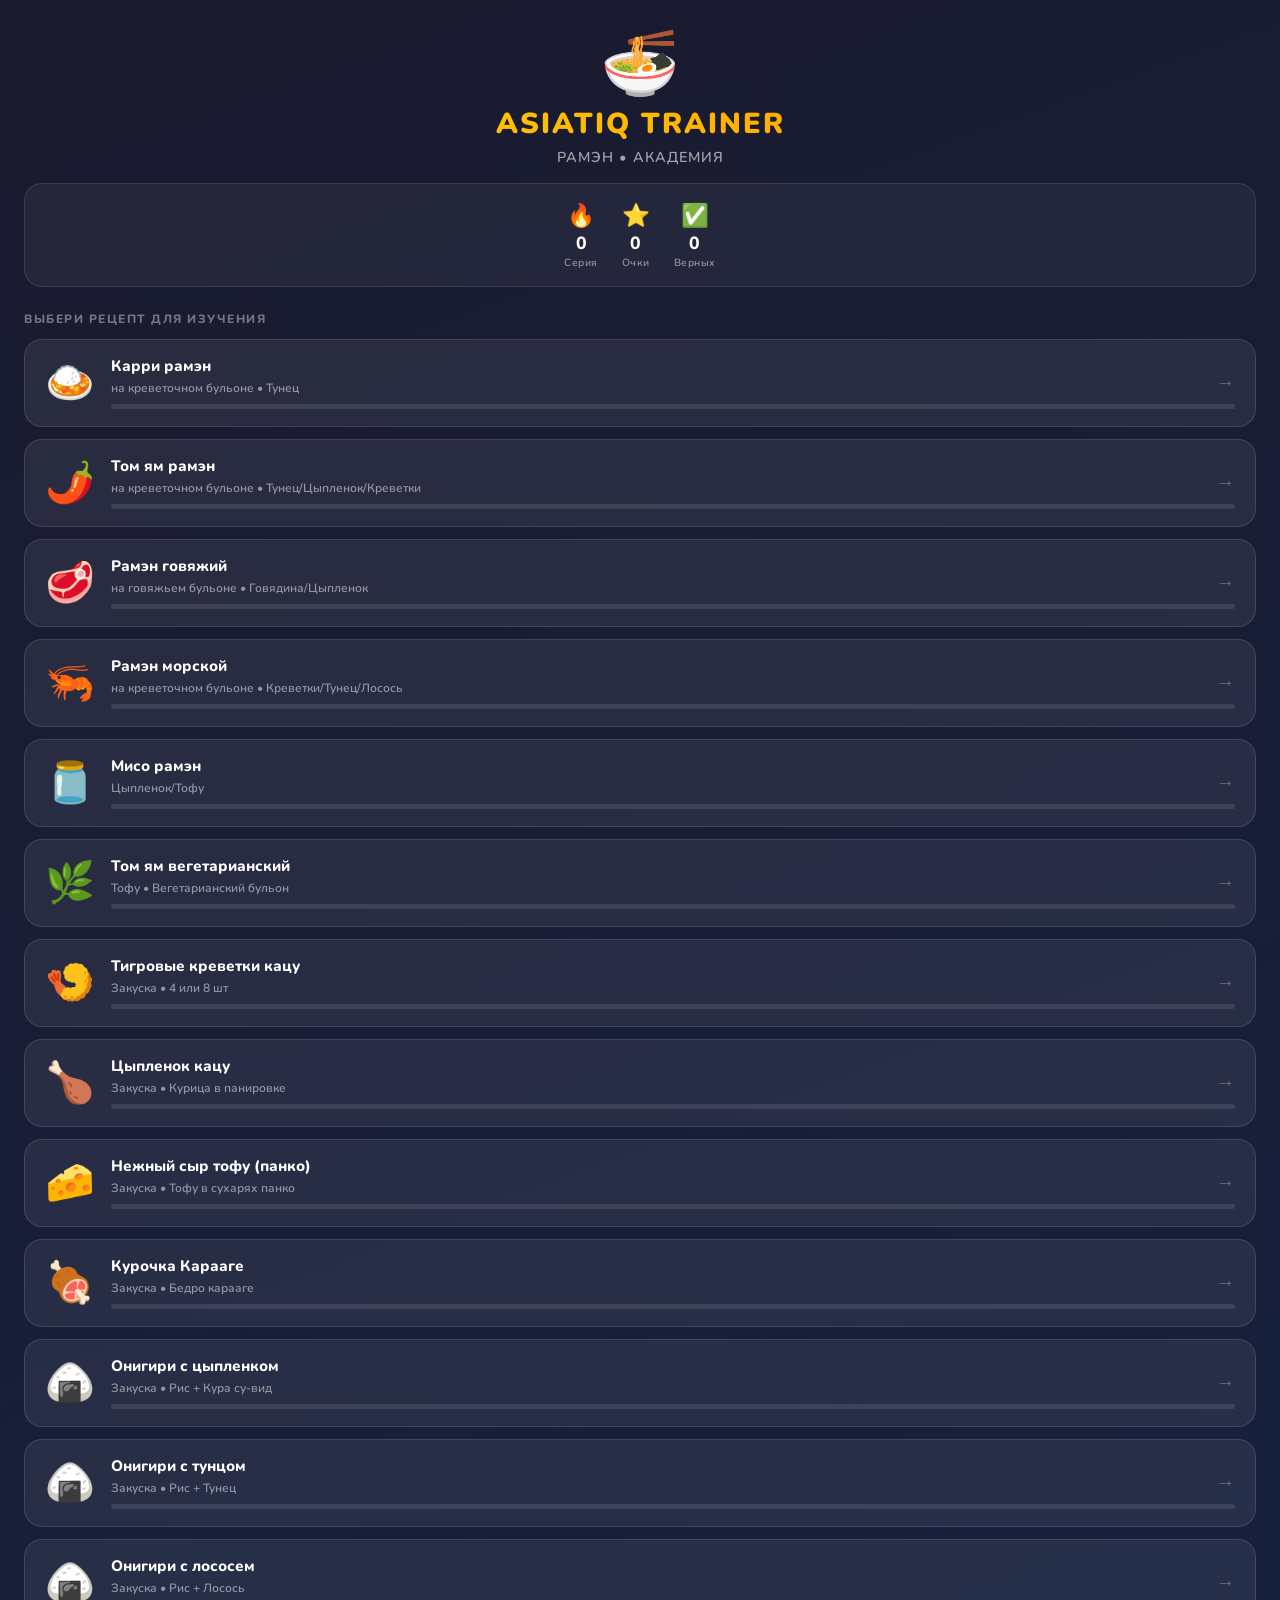
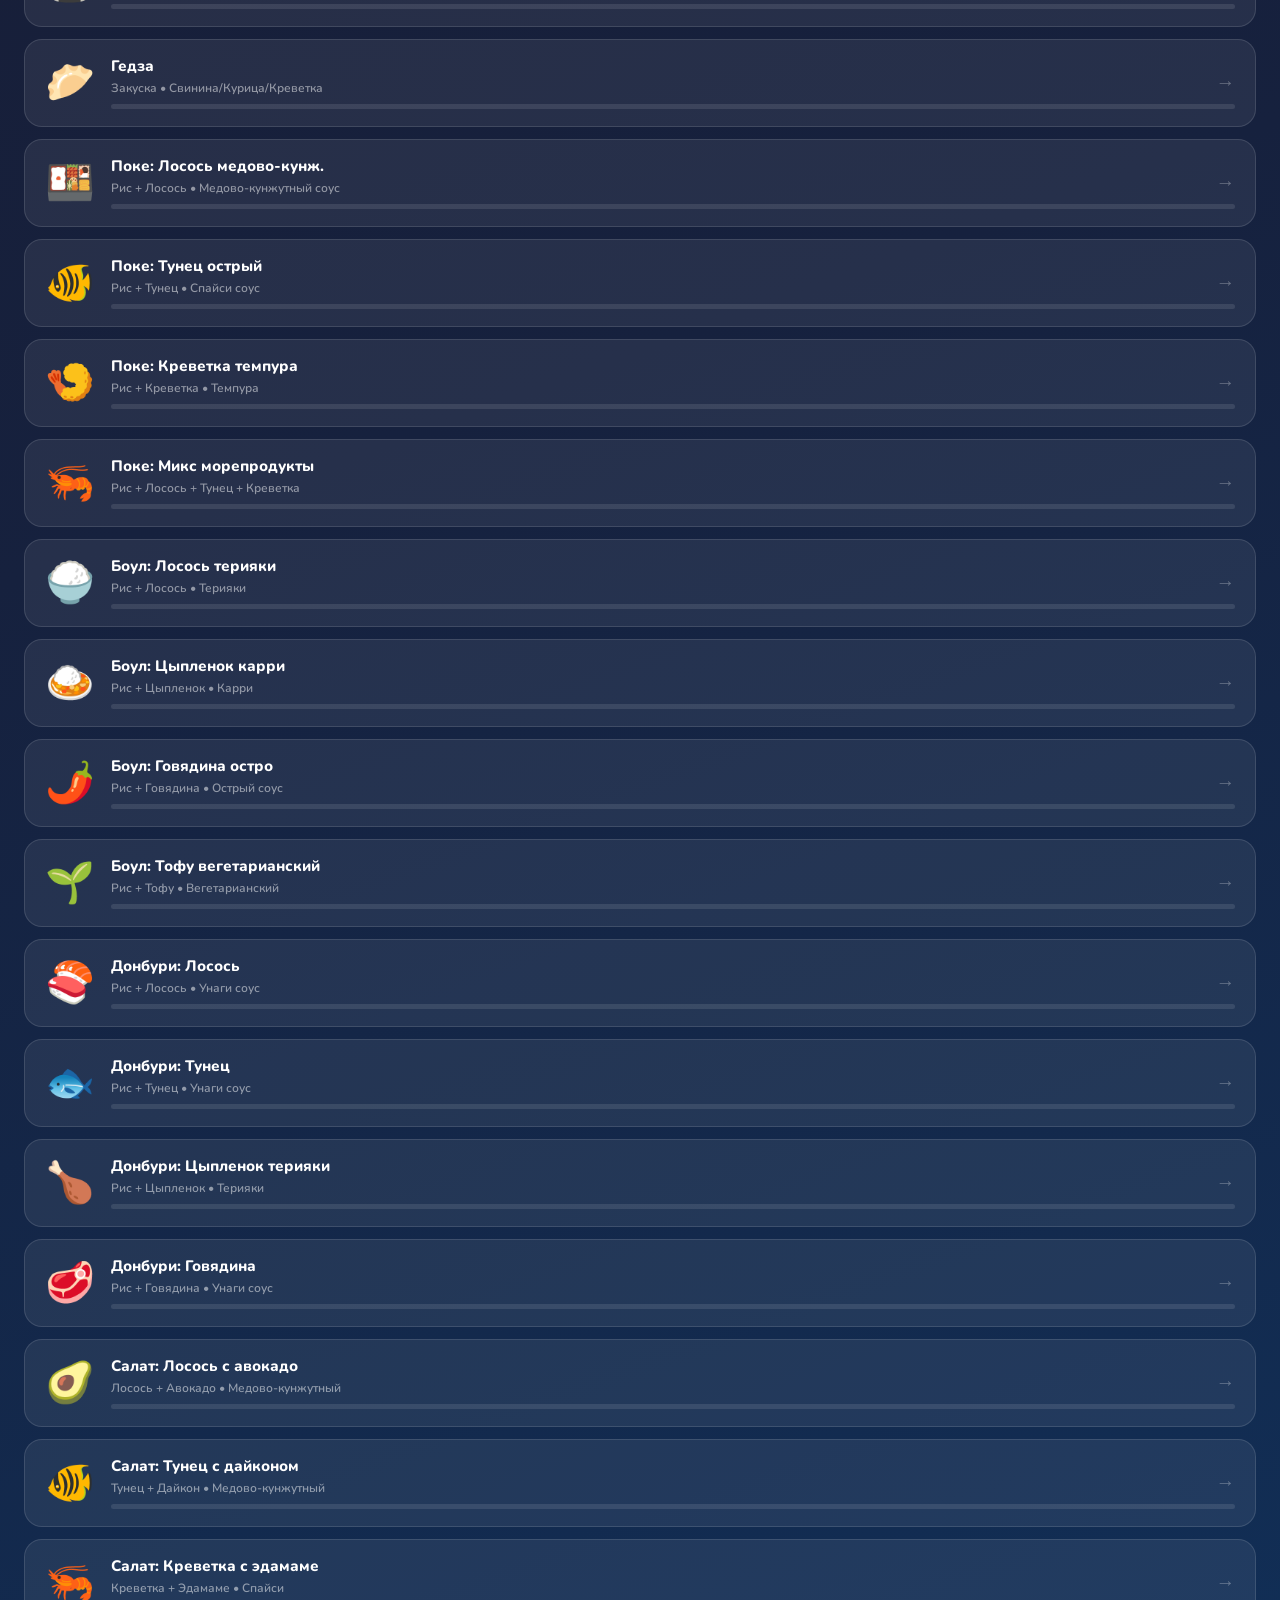
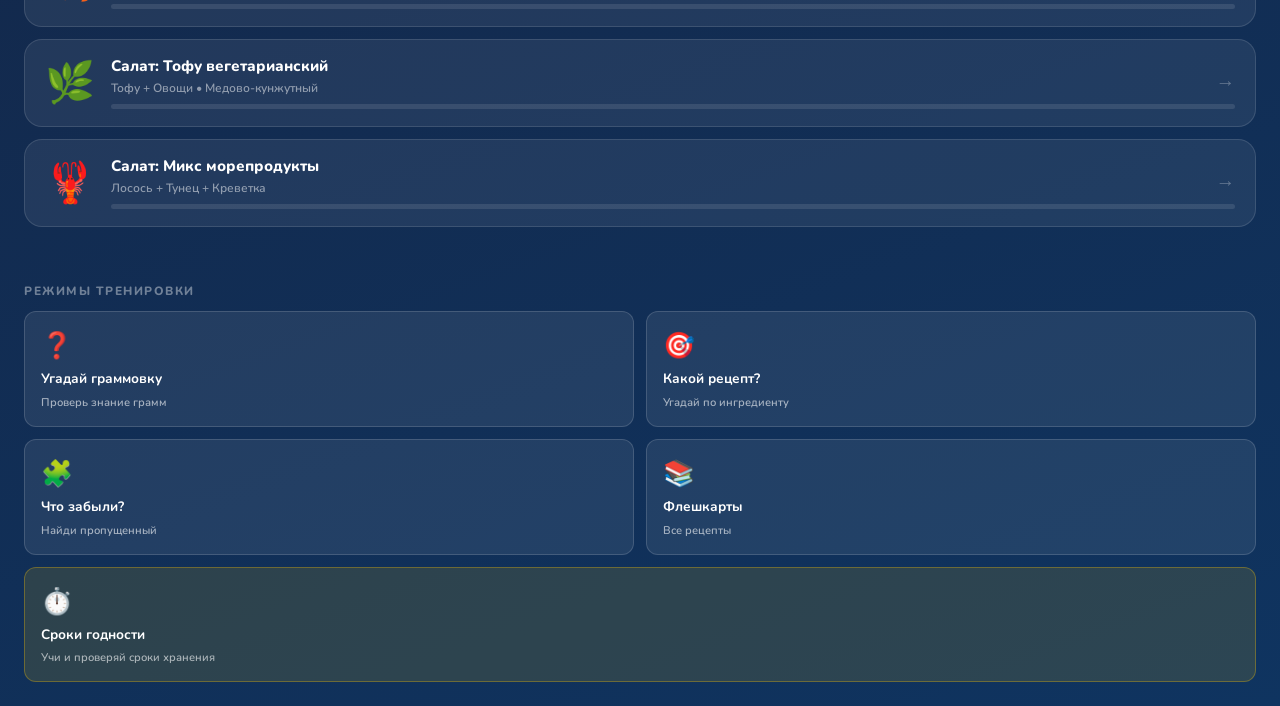
<file: ramen-trainer.html>
<!DOCTYPE html>
<html lang="ru">
<head>
<meta charset="UTF-8">
<meta name="viewport" content="width=device-width, initial-scale=1.0">
<title>🍜 ASIATIQ — Рамэн Тренер</title>
<link href="https://fonts.googleapis.com/css2?family=Nunito:wght@400;600;700;800;900&family=Nunito+Sans:wght@400;600;700&display=swap" rel="stylesheet">
<link rel="stylesheet" href="css/styles.css">
</head>
<body>

<!-- XP Popup -->
<div class="xp-popup" id="xpPopup">+10 XP ⭐</div>

<!-- ===== HOME SCREEN ===== -->
<div class="screen active" id="home">
  <div class="home-header">
    <div class="logo-bowl">🍜</div>
    <div class="logo-title">ASIATIQ TRAINER</div>
    <div class="logo-sub">РАМЭН • АКАДЕМИЯ</div>
  </div>

  <div class="stats-bar">
    <div class="stat-item">
      <div class="stat-icon">🔥</div>
      <div class="stat-value" id="streakDisplay">0</div>
      <div class="stat-label">Серия</div>
    </div>
    <div class="stat-item">
      <div class="stat-icon">⭐</div>
      <div class="stat-value" id="xpDisplay">0</div>
      <div class="stat-label">Очки</div>
    </div>
    <div class="stat-item">
      <div class="stat-icon">✅</div>
      <div class="stat-value" id="correctDisplay">0</div>
      <div class="stat-label">Верных</div>
    </div>
  </div>

  <div class="section-label">Выбери рецепт для изучения</div>
  <div class="recipe-list" id="recipeList"></div>

  <div class="section-label" style="color: rgba(255,255,255,0.4);">Режимы тренировки</div>
  <div class="btn-modes">
    <button class="mode-btn" onclick="startRandomLesson('quiz')">
      <span class="mode-icon">❓</span>
      <span>Угадай граммовку</span>
      <span class="mode-label">Проверь знание грамм</span>
    </button>
    <button class="mode-btn" onclick="startRandomLesson('which')">
      <span class="mode-icon">🎯</span>
      <span>Какой рецепт?</span>
      <span class="mode-label">Угадай по ингредиенту</span>
    </button>
    <button class="mode-btn" onclick="startRandomLesson('missing')">
      <span class="mode-icon">🧩</span>
      <span>Что забыли?</span>
      <span class="mode-label">Найди пропущенный</span>
    </button>
    <button class="mode-btn" onclick="startFlashcards()">
      <span class="mode-icon">📚</span>
      <span>Флешкарты</span>
      <span class="mode-label">Все рецепты</span>
    </button>
    <button class="mode-btn" onclick="showShelfLife()" style="grid-column:1/-1; background:rgba(255,200,0,0.12); border-color:rgba(255,200,0,0.3);">
      <span class="mode-icon">⏱️</span>
      <span>Сроки годности</span>
      <span class="mode-label">Учи и проверяй сроки хранения</span>
    </button>
  </div>
</div>

<!-- ===== RECIPE DETAIL SCREEN ===== -->
<div class="screen" id="recipe-detail">
  <div class="recipe-header">
    <button class="back-btn" onclick="showHome()">←</button>
    <div class="rh-emoji" id="rdEmoji">🍜</div>
    <div class="rh-text">
      <div class="rh-name" id="rdName">Рецепт</div>
      <div class="rh-sub" id="rdSub">Описание</div>
    </div>
  </div>
  <div class="recipe-content" id="rdContent"></div>
  <div class="recipe-actions">
    <button class="btn-study primary" onclick="startLessonForCurrent()">🎯 Тренировать этот рецепт</button>
    <button class="btn-study secondary" onclick="startFlashcardForCurrent()">📚 Флешкарты</button>
  </div>
</div>

<!-- ===== LESSON SCREEN ===== -->
<div class="screen" id="lesson">
  <div class="lesson-top">
    <button class="btn-close" onclick="confirmClose()">✕</button>
    <div class="progress-track">
      <div class="progress-fill" id="lessonProgress" style="width:0%"></div>
    </div>
    <!-- circular countdown timer -->
    <div class="timer-wrap" id="timerWrap">
      <svg class="timer-svg" width="44" height="44" viewBox="0 0 44 44">
        <circle class="timer-bg" cx="22" cy="22" r="18"/>
        <circle class="timer-arc" id="timerArc" cx="22" cy="22" r="18"
          stroke-dasharray="113.1" stroke-dashoffset="0"/>
      </svg>
      <div class="timer-num" id="timerNum">15</div>
    </div>
    <div class="hearts" id="heartsDisplay">
      <span class="heart">❤️</span>
      <span class="heart">❤️</span>
      <span class="heart">❤️</span>
    </div>
  </div>

  <div class="lesson-body" id="lessonBody"></div>

  <div class="feedback-bar" id="feedbackBar">
    <div class="feedback-title" id="feedbackTitle"></div>
    <div class="feedback-detail" id="feedbackDetail"></div>
    <button class="btn-continue" id="btnContinue" onclick="nextQuestion()">ДАЛЕЕ →</button>
  </div>

  <div class="lesson-bottom" id="lessonBottom">
    <button class="btn-check" id="btnCheck" onclick="checkAnswer()" disabled>ПРОВЕРИТЬ</button>
  </div>
</div>

<!-- ===== RESULTS SCREEN ===== -->
<div class="screen" id="results">
  <div class="result-trophy" id="resultTrophy">🏆</div>
  <div class="result-title" id="resultTitle">Отлично!</div>
  <div class="result-sub" id="resultSub">Урок пройден</div>
  <div class="result-stats">
    <div class="result-stat">
      <div class="result-stat-icon">⭐</div>
      <div class="result-stat-value" id="resXP">0</div>
      <div class="result-stat-label">XP</div>
    </div>
    <div class="result-stat">
      <div class="result-stat-icon">✅</div>
      <div class="result-stat-value" id="resCorrect">0</div>
      <div class="result-stat-label">Верно</div>
    </div>
    <div class="result-stat">
      <div class="result-stat-icon">❤️</div>
      <div class="result-stat-value" id="resHearts">0</div>
      <div class="result-stat-label">Жизни</div>
    </div>
  </div>
  <button class="btn-again" onclick="restartLesson()">ЕЩЁ РАЗ</button>
  <button class="btn-home" onclick="showHome()">НА ГЛАВНУЮ</button>
</div>

<!-- ===== SHELF LIFE SCREEN ===== -->
<div class="screen" id="shelf-life">
  <div class="sl-header">
    <button class="back-btn" onclick="showHome()" style="background:rgba(255,255,255,0.1);border:1px solid rgba(255,255,255,0.2);border-radius:10px;color:white;font-size:1.1rem;padding:0.35rem 0.65rem;cursor:pointer;font-family:'Nunito',sans-serif;font-weight:700;">←</button>
    <h2>⏱️ Сроки годности</h2>
    <button class="sl-btn primary" style="flex:none;padding:0.5rem 1rem;font-size:0.8rem;" onclick="startShelfLifeQuiz()">🎯 Тест</button>
  </div>
  <div class="sl-tabs" id="slTabs"></div>
  <div class="sl-content" id="slContent"></div>
</div>

<script type="module" src="js/main.js"></script>
</body>
</html>
</file>
<file: css/styles.css>
:root {
  --green: #58CC02;
  --green-dark: #45a001;
  --green-light: #d7f5b1;
  --blue: #1CB0F6;
  --blue-dark: #0a9ad6;
  --red: #FF4B4B;
  --red-light: #FFE0E0;
  --yellow: #FFD900;
  --yellow-dark: #e5c300;
  --orange: #FF9600;
  --purple: #CE82FF;
  --gray: #AFAFAF;
  --gray-light: #F7F7F7;
  --dark: #1f1f1f;
  --text: #3C3C3C;
  --text-muted: #777;
  --border: #E5E5E5;
  --white: #FFFFFF;
  --card-shadow: 0 4px 0 rgba(0,0,0,0.12);
  --radius: 12px;
  --radius-lg: 18px;
}

* { box-sizing: border-box; margin: 0; padding: 0; }

body {
  font-family: 'Nunito', sans-serif;
  background: #f0f8e8;
  color: var(--text);
  min-height: 100vh;
  overflow-x: hidden;
}

/* SCREENS */
.screen { display: none; min-height: 100vh; }
.screen.active { display: flex; flex-direction: column; }

/* ======= HOME SCREEN ======= */
#home {
  background: linear-gradient(160deg, #1a1a2e 0%, #16213e 50%, #0f3460 100%);
  color: white;
  padding: 0;
}

.home-header {
  padding: 2rem 1.5rem 1rem;
  text-align: center;
  position: relative;
}

.logo-bowl { font-size: 4rem; line-height: 1; margin-bottom: 0.5rem; animation: steam 2s ease-in-out infinite; }
@keyframes steam {
  0%, 100% { transform: translateY(0); }
  50% { transform: translateY(-6px); }
}

.logo-title {
  font-size: 1.8rem;
  font-weight: 900;
  letter-spacing: 2px;
  background: linear-gradient(90deg, #FFD900, #FF9600);
  -webkit-background-clip: text;
  -webkit-text-fill-color: transparent;
  margin-bottom: 0.25rem;
}

.logo-sub { font-size: 0.9rem; color: rgba(255,255,255,0.6); letter-spacing: 1px; font-weight: 600; }

.stats-bar {
  display: flex;
  justify-content: center;
  gap: 1.5rem;
  padding: 1rem 1.5rem;
  background: rgba(255,255,255,0.05);
  margin: 0 1.5rem;
  border-radius: var(--radius-lg);
  border: 1px solid rgba(255,255,255,0.1);
}

.stat-item { text-align: center; }
.stat-icon { font-size: 1.4rem; }
.stat-value { font-size: 1.1rem; font-weight: 800; color: white; }
.stat-label { font-size: 0.65rem; color: rgba(255,255,255,0.5); font-weight: 600; letter-spacing: 0.5px; }

.section-label {
  font-size: 0.75rem;
  font-weight: 800;
  letter-spacing: 1.5px;
  color: rgba(255,255,255,0.4);
  padding: 1.5rem 1.5rem 0.75rem;
  text-transform: uppercase;
}

.recipe-list { padding: 0 1.5rem 2rem; display: flex; flex-direction: column; gap: 0.75rem; flex: 1; overflow-y: auto; }

.recipe-card {
  background: rgba(255,255,255,0.07);
  border: 1px solid rgba(255,255,255,0.12);
  border-radius: var(--radius-lg);
  padding: 1rem 1.25rem;
  cursor: pointer;
  transition: all 0.15s ease;
  display: flex;
  align-items: center;
  gap: 1rem;
  position: relative;
  overflow: hidden;
}

.recipe-card::after {
  content: '→';
  position: absolute;
  right: 1.25rem;
  font-size: 1.2rem;
  color: rgba(255,255,255,0.3);
  transition: transform 0.15s;
}

.recipe-card:hover { background: rgba(255,255,255,0.12); transform: translateY(-1px); }
.recipe-card:hover::after { transform: translateX(3px); }
.recipe-card:active { transform: scale(0.98); }

.recipe-emoji { font-size: 2.5rem; flex-shrink: 0; }

.recipe-info { flex: 1; }
.recipe-name { font-size: 0.95rem; font-weight: 800; color: white; line-height: 1.2; }
.recipe-desc { font-size: 0.75rem; color: rgba(255,255,255,0.5); margin-top: 0.25rem; font-weight: 600; }
.recipe-progress { margin-top: 0.5rem; height: 5px; background: rgba(255,255,255,0.1); border-radius: 99px; overflow: hidden; }
.recipe-progress-fill { height: 100%; background: var(--green); border-radius: 99px; transition: width 0.5s ease; }

.btn-modes {
  padding: 0 1.5rem 1.5rem;
  display: grid;
  grid-template-columns: 1fr 1fr;
  gap: 0.75rem;
}

.mode-btn {
  background: rgba(255,255,255,0.08);
  border: 1px solid rgba(255,255,255,0.15);
  border-radius: var(--radius);
  padding: 1rem;
  color: white;
  font-family: 'Nunito', sans-serif;
  font-weight: 700;
  font-size: 0.85rem;
  cursor: pointer;
  text-align: left;
  transition: all 0.15s;
  display: flex;
  flex-direction: column;
  gap: 0.4rem;
}

.mode-btn:hover { background: rgba(255,255,255,0.14); }
.mode-btn .mode-icon { font-size: 1.6rem; }
.mode-btn .mode-label { color: rgba(255,255,255,0.6); font-size: 0.7rem; font-weight: 600; }

/* ======= LESSON SCREEN ======= */
#lesson { background: white; }

.lesson-top {
  display: flex;
  align-items: center;
  gap: 1rem;
  padding: 1.2rem 1.5rem;
  border-bottom: 2px solid var(--border);
  position: sticky;
  top: 0;
  background: white;
  z-index: 10;
}

.btn-close {
  background: none;
  border: none;
  font-size: 1.4rem;
  cursor: pointer;
  color: var(--gray);
  padding: 0.25rem;
  border-radius: 8px;
  transition: background 0.1s;
  line-height: 1;
}
.btn-close:hover { background: var(--gray-light); }

.progress-track {
  flex: 1;
  height: 16px;
  background: var(--border);
  border-radius: 99px;
  overflow: hidden;
}

.progress-fill {
  height: 100%;
  background: var(--green);
  border-radius: 99px;
  transition: width 0.4s ease;
}

.hearts { display: flex; gap: 4px; font-size: 1.1rem; flex-shrink: 0; }
.heart { transition: transform 0.2s; }
.heart.lost { filter: grayscale(1); opacity: 0.3; transform: scale(0.9); }

/* TIMER */
.timer-wrap {
  position: relative;
  width: 44px;
  height: 44px;
  flex-shrink: 0;
}
.timer-svg { transform: rotate(-90deg); }
.timer-bg { fill: none; stroke: var(--border); stroke-width: 4; }
.timer-arc {
  fill: none;
  stroke: var(--green);
  stroke-width: 4;
  stroke-linecap: round;
  transition: stroke-dashoffset 0.9s linear, stroke 0.3s;
}
.timer-arc.warn  { stroke: var(--orange); }
.timer-arc.danger { stroke: var(--red); }
.timer-num {
  position: absolute;
  inset: 0;
  display: flex;
  align-items: center;
  justify-content: center;
  font-size: 0.8rem;
  font-weight: 900;
  color: var(--text);
  transition: color 0.3s;
}
.timer-num.warn   { color: var(--orange); }
.timer-num.danger { color: var(--red); }

@keyframes timerPulse {
  0%,100% { transform: scale(1); }
  50%      { transform: scale(1.12); }
}
.timer-wrap.pulse { animation: timerPulse 0.5s ease; }

.lesson-body {
  flex: 1;
  padding: 1.5rem;
  display: flex;
  flex-direction: column;
  gap: 1.25rem;
  overflow-y: auto;
}

.question-type {
  font-size: 0.75rem;
  font-weight: 800;
  letter-spacing: 1px;
  color: var(--text-muted);
  text-transform: uppercase;
}

.question-text {
  font-size: 1.25rem;
  font-weight: 800;
  line-height: 1.4;
  color: var(--text);
}

.question-emoji { font-size: 3rem; text-align: center; margin: 0.5rem 0; }

.options-grid {
  display: flex;
  flex-direction: column;
  gap: 0.75rem;
  margin-top: 0.5rem;
}

.option-btn {
  background: white;
  border: 2px solid var(--border);
  border-radius: var(--radius);
  padding: 1rem 1.25rem;
  font-family: 'Nunito', sans-serif;
  font-size: 0.95rem;
  font-weight: 700;
  color: var(--text);
  cursor: pointer;
  text-align: left;
  transition: all 0.12s;
  display: flex;
  align-items: center;
  gap: 0.75rem;
  box-shadow: 0 3px 0 var(--border);
}

.option-btn:hover:not(:disabled) { border-color: var(--blue); background: #EAF6FF; box-shadow: 0 3px 0 var(--blue); }
.option-btn.selected { border-color: var(--blue); background: #EAF6FF; box-shadow: 0 3px 0 var(--blue); }
.option-btn.correct { border-color: var(--green); background: var(--green-light); box-shadow: 0 3px 0 var(--green-dark); color: #3a7d01; }
.option-btn.wrong { border-color: var(--red); background: var(--red-light); box-shadow: 0 3px 0 #cc3333; color: #cc3333; }
.option-btn:disabled { cursor: default; }

.option-letter {
  width: 28px; height: 28px;
  border-radius: 8px;
  border: 2px solid currentColor;
  display: flex; align-items: center; justify-content: center;
  font-size: 0.8rem;
  font-weight: 800;
  flex-shrink: 0;
  opacity: 0.5;
}

.flashcard-container {
  perspective: 1000px;
  flex: 1;
  min-height: 280px;
  cursor: pointer;
}

.flashcard-inner {
  position: relative;
  width: 100%;
  height: 100%;
  transform-style: preserve-3d;
  transition: transform 0.5s ease;
}

.flashcard-container.flipped .flashcard-inner { transform: rotateY(180deg); }

.flashcard-front, .flashcard-back {
  position: absolute;
  inset: 0;
  border-radius: var(--radius-lg);
  -webkit-backface-visibility: hidden;
  backface-visibility: hidden;
  display: flex;
  flex-direction: column;
  align-items: center;
  justify-content: center;
  padding: 2rem;
  text-align: center;
  gap: 1rem;
}

.flashcard-front {
  background: linear-gradient(135deg, #1a1a2e, #0f3460);
  color: white;
  border: 2px solid rgba(255,255,255,0.1);
}

.flashcard-back {
  background: white;
  border: 2px solid var(--green);
  transform: rotateY(180deg);
}

.flashcard-front .fc-emoji { font-size: 4rem; }
.flashcard-front .fc-name { font-size: 1.3rem; font-weight: 900; color: #FFD900; }
.flashcard-front .fc-hint { font-size: 0.8rem; color: rgba(255,255,255,0.4); margin-top: 1rem; }

.flashcard-back .fc-title { font-size: 1rem; font-weight: 800; color: var(--green-dark); }

.ingredients-list { text-align: left; width: 100%; font-size: 0.8rem; }
.ing-row { display: flex; justify-content: space-between; padding: 4px 0; border-bottom: 1px solid var(--border); }
.ing-row:last-child { border: none; }
.ing-name { color: var(--text); font-weight: 600; }
.ing-amount { color: var(--text-muted); font-weight: 700; font-size: 0.75rem; }

.fill-blank-input {
  border: 2px solid var(--border);
  border-radius: var(--radius);
  padding: 0.75rem 1rem;
  font-family: 'Nunito', sans-serif;
  font-size: 1rem;
  font-weight: 700;
  width: 100%;
  transition: border-color 0.15s;
  box-shadow: 0 3px 0 var(--border);
}
.fill-blank-input:focus { outline: none; border-color: var(--blue); box-shadow: 0 3px 0 var(--blue); }
.fill-blank-input.correct { border-color: var(--green); box-shadow: 0 3px 0 var(--green-dark); color: var(--green-dark); }
.fill-blank-input.wrong { border-color: var(--red); box-shadow: 0 3px 0 #cc3333; color: var(--red); }

/* ======= FEEDBACK BAR ======= */
.feedback-bar {
  padding: 1.25rem 1.5rem;
  display: none;
  flex-direction: column;
  gap: 0.5rem;
  border-top: 3px solid var(--border);
  animation: slideUp 0.2s ease;
}
@keyframes slideUp { from { transform: translateY(20px); opacity: 0; } to { transform: none; opacity: 1; } }

.feedback-bar.correct { background: var(--green-light); border-color: var(--green); }
.feedback-bar.wrong { background: var(--red-light); border-color: var(--red); }

.feedback-title { font-size: 1.1rem; font-weight: 900; }
.feedback-bar.correct .feedback-title { color: var(--green-dark); }
.feedback-bar.wrong .feedback-title { color: var(--red); }
.feedback-detail { font-size: 0.85rem; font-weight: 600; color: var(--text-muted); }
.feedback-bar.wrong .feedback-detail { color: #cc3333; }

.btn-continue {
  padding: 0.85rem 1.5rem;
  border: none;
  border-radius: var(--radius);
  font-family: 'Nunito', sans-serif;
  font-size: 1rem;
  font-weight: 800;
  cursor: pointer;
  transition: all 0.12s;
  letter-spacing: 0.5px;
}
.btn-continue.correct { background: var(--green); color: white; box-shadow: 0 4px 0 var(--green-dark); }
.btn-continue.correct:hover { transform: translateY(-1px); }
.btn-continue.correct:active { transform: translateY(2px); box-shadow: 0 2px 0 var(--green-dark); }
.btn-continue.wrong { background: var(--red); color: white; box-shadow: 0 4px 0 #cc3333; }
.btn-continue.wrong:hover { transform: translateY(-1px); }

.lesson-bottom {
  padding: 1.25rem 1.5rem;
  border-top: 2px solid var(--border);
}

.btn-check {
  width: 100%;
  padding: 0.9rem;
  border: none;
  border-radius: var(--radius);
  font-family: 'Nunito', sans-serif;
  font-size: 1rem;
  font-weight: 800;
  cursor: pointer;
  background: var(--green);
  color: white;
  box-shadow: 0 4px 0 var(--green-dark);
  letter-spacing: 0.5px;
  transition: all 0.12s;
}
.btn-check:hover { transform: translateY(-1px); }
.btn-check:active { transform: translateY(2px); box-shadow: 0 2px 0 var(--green-dark); }
.btn-check:disabled { background: var(--gray-light); color: var(--gray); box-shadow: 0 4px 0 #d0d0d0; cursor: default; transform: none; }

/* ======= RESULTS SCREEN ======= */
#results {
  background: linear-gradient(160deg, #1a1a2e 0%, #0f3460 100%);
  color: white;
  align-items: center;
  justify-content: center;
  padding: 2rem;
  text-align: center;
  gap: 1.5rem;
}

.result-trophy { font-size: 5rem; animation: bounce 0.6s ease 0.3s both; }
@keyframes bounce {
  0% { transform: scale(0); opacity: 0; }
  70% { transform: scale(1.2); }
  100% { transform: scale(1); opacity: 1; }
}

.result-title { font-size: 2rem; font-weight: 900; color: #FFD900; }
.result-sub { font-size: 1rem; color: rgba(255,255,255,0.6); font-weight: 600; }

.result-stats {
  display: grid;
  grid-template-columns: 1fr 1fr 1fr;
  gap: 1rem;
  width: 100%;
  max-width: 400px;
}

.result-stat {
  background: rgba(255,255,255,0.08);
  border-radius: var(--radius);
  border: 1px solid rgba(255,255,255,0.12);
  padding: 1rem 0.5rem;
}

.result-stat-icon { font-size: 1.6rem; }
.result-stat-value { font-size: 1.4rem; font-weight: 900; color: white; }
.result-stat-label { font-size: 0.65rem; color: rgba(255,255,255,0.5); font-weight: 700; letter-spacing: 0.5px; }

.btn-home, .btn-again {
  padding: 0.9rem 2rem;
  border-radius: var(--radius);
  font-family: 'Nunito', sans-serif;
  font-size: 1rem;
  font-weight: 800;
  cursor: pointer;
  width: 100%;
  max-width: 300px;
  letter-spacing: 0.5px;
  transition: all 0.12s;
  border: none;
}
.btn-again { background: var(--green); color: white; box-shadow: 0 4px 0 var(--green-dark); }
.btn-again:hover { transform: translateY(-1px); }
.btn-home { background: rgba(255,255,255,0.1); color: white; border: 2px solid rgba(255,255,255,0.2); margin-top: 0.5rem; }
.btn-home:hover { background: rgba(255,255,255,0.16); }

/* ======= RECIPE SCREEN ======= */
#recipe-detail {
  background: white;
}

.recipe-header {
  background: linear-gradient(135deg, #1a1a2e, #0f3460);
  color: white;
  padding: 1.5rem;
  display: flex;
  align-items: center;
  gap: 1rem;
}

.recipe-header .back-btn {
  background: rgba(255,255,255,0.1);
  border: 1px solid rgba(255,255,255,0.2);
  border-radius: 10px;
  color: white;
  font-size: 1.2rem;
  padding: 0.4rem 0.7rem;
  cursor: pointer;
  flex-shrink: 0;
  font-family: 'Nunito', sans-serif;
  font-weight: 700;
}

.recipe-header .rh-text { flex: 1; }
.recipe-header .rh-emoji { font-size: 2.5rem; flex-shrink: 0; }
.recipe-header .rh-name { font-size: 1rem; font-weight: 900; color: #FFD900; line-height: 1.2; }
.recipe-header .rh-sub { font-size: 0.75rem; color: rgba(255,255,255,0.5); font-weight: 600; }

.recipe-content { flex: 1; overflow-y: auto; padding: 1.5rem; display: flex; flex-direction: column; gap: 1.25rem; }

.section-title {
  font-size: 0.7rem;
  font-weight: 800;
  letter-spacing: 1.5px;
  color: var(--text-muted);
  text-transform: uppercase;
  margin-bottom: 0.5rem;
}

.ing-table { width: 100%; border-collapse: collapse; font-size: 0.85rem; }
.ing-table th { background: var(--gray-light); padding: 6px 10px; text-align: left; font-size: 0.7rem; font-weight: 800; letter-spacing: 0.5px; color: var(--text-muted); }
.ing-table th:not(:first-child) { text-align: right; }
.ing-table td { padding: 7px 10px; border-bottom: 1px solid var(--border); font-weight: 600; }
.ing-table td:not(:first-child) { text-align: right; color: var(--text-muted); font-weight: 700; font-size: 0.8rem; }
.ing-table tr:last-child td { border: none; }

.tech-block {
  background: var(--gray-light);
  border-radius: var(--radius);
  padding: 1rem;
  font-size: 0.85rem;
  line-height: 1.6;
  font-weight: 600;
  color: var(--text);
}

.step-list { display: flex; flex-direction: column; gap: 0.75rem; }
.step-item { display: flex; gap: 0.75rem; align-items: flex-start; }
.step-num { width: 28px; height: 28px; border-radius: 50%; background: linear-gradient(135deg, #1a1a2e, #0f3460); color: #FFD900; font-size: 0.75rem; font-weight: 900; display: flex; align-items: center; justify-content: center; flex-shrink: 0; margin-top: 1px; }
.step-text { font-size: 0.85rem; font-weight: 600; line-height: 1.5; color: var(--text); flex: 1; }

.recipe-actions { padding: 1.25rem; border-top: 2px solid var(--border); display: flex; flex-direction: column; gap: 0.75rem; }

.btn-study {
  width: 100%;
  padding: 0.9rem;
  border: none;
  border-radius: var(--radius);
  font-family: 'Nunito', sans-serif;
  font-size: 1rem;
  font-weight: 800;
  cursor: pointer;
  transition: all 0.12s;
  letter-spacing: 0.5px;
}

.btn-study.primary { background: var(--green); color: white; box-shadow: 0 4px 0 var(--green-dark); }
.btn-study.primary:hover { transform: translateY(-1px); }
.btn-study.secondary { background: var(--gray-light); color: var(--text); border: 2px solid var(--border); }
.btn-study.secondary:hover { background: var(--border); }

/* ======= XP POPUP ======= */
.xp-popup {
  position: fixed;
  top: 80px;
  left: 50%;
  transform: translateX(-50%) translateY(-20px);
  background: #FFD900;
  color: #7a5800;
  font-weight: 900;
  font-size: 1rem;
  padding: 0.5rem 1rem;
  border-radius: 99px;
  opacity: 0;
  transition: all 0.4s ease;
  pointer-events: none;
  z-index: 100;
  font-family: 'Nunito', sans-serif;
}
.xp-popup.show { opacity: 1; transform: translateX(-50%) translateY(0); }

/* ======= SHAKE ANIMATION ======= */
@keyframes shake {
  0%, 100% { transform: none; }
  20% { transform: translateX(-8px); }
  40% { transform: translateX(8px); }
  60% { transform: translateX(-5px); }
  80% { transform: translateX(5px); }
}
.shake { animation: shake 0.4s ease; }

/* ======= SHELF LIFE SCREEN ======= */
#shelf-life {
  background: linear-gradient(160deg, #1a1a2e 0%, #0f3460 100%);
  color: white;
}
.sl-header {
  display: flex;
  align-items: center;
  gap: 1rem;
  padding: 1.25rem 1.5rem;
  border-bottom: 1px solid rgba(255,255,255,0.1);
  background: rgba(0,0,0,0.2);
}
.sl-header h2 { font-size: 1.1rem; font-weight: 900; color: #FFD900; flex: 1; }
.sl-tabs {
  display: flex;
  gap: 0.5rem;
  padding: 1rem 1.5rem 0;
  overflow-x: auto;
  scrollbar-width: none;
}
.sl-tabs::-webkit-scrollbar { display: none; }
.sl-tab {
  background: rgba(255,255,255,0.08);
  border: 1px solid rgba(255,255,255,0.15);
  border-radius: 99px;
  color: rgba(255,255,255,0.6);
  font-family: 'Nunito', sans-serif;
  font-size: 0.72rem;
  font-weight: 700;
  padding: 0.4rem 0.9rem;
  cursor: pointer;
  white-space: nowrap;
  transition: all 0.15s;
}
.sl-tab.active {
  background: #FFD900;
  color: #1a1a2e;
  border-color: #FFD900;
}
.sl-content { flex: 1; overflow-y: auto; padding: 1rem 1.5rem 1.5rem; }
.sl-item {
  background: rgba(255,255,255,0.06);
  border: 1px solid rgba(255,255,255,0.1);
  border-radius: var(--radius);
  padding: 0.75rem 1rem;
  margin-bottom: 0.5rem;
  display: flex;
  align-items: flex-start;
  gap: 0.75rem;
}
.sl-name { flex: 1; font-size: 0.82rem; font-weight: 700; color: white; line-height: 1.3; }
.sl-badges { display: flex; flex-direction: column; gap: 3px; align-items: flex-end; flex-shrink: 0; }
.sl-badge {
  font-size: 0.65rem;
  font-weight: 800;
  padding: 2px 7px;
  border-radius: 99px;
  white-space: nowrap;
}
.sl-badge.hot  { background: rgba(255,150,0,0.25); color: #FFB840; border: 1px solid rgba(255,150,0,0.3); }
.sl-badge.cold { background: rgba(28,176,246,0.2);  color: #70d2ff; border: 1px solid rgba(28,176,246,0.3); }
.sl-badge.room { background: rgba(88,204,2,0.2);    color: #7ddd30; border: 1px solid rgba(88,204,2,0.3); }
.sl-note { font-size: 0.65rem; color: rgba(255,255,255,0.4); font-weight: 600; margin-top: 2px; text-align: right; }

.sl-actions { padding: 1rem 1.5rem; border-top: 1px solid rgba(255,255,255,0.1); display: flex; gap: 0.75rem; }
.sl-btn {
  flex: 1;
  padding: 0.8rem;
  border: none;
  border-radius: var(--radius);
  font-family: 'Nunito', sans-serif;
  font-size: 0.85rem;
  font-weight: 800;
  cursor: pointer;
  transition: all 0.12s;
  letter-spacing: 0.5px;
}
.sl-btn.primary { background: var(--green); color: white; box-shadow: 0 4px 0 var(--green-dark); }
.sl-btn.primary:hover { transform: translateY(-1px); }
.sl-btn.secondary { background: rgba(255,255,255,0.1); color: white; border: 1px solid rgba(255,255,255,0.2); }
</file>
